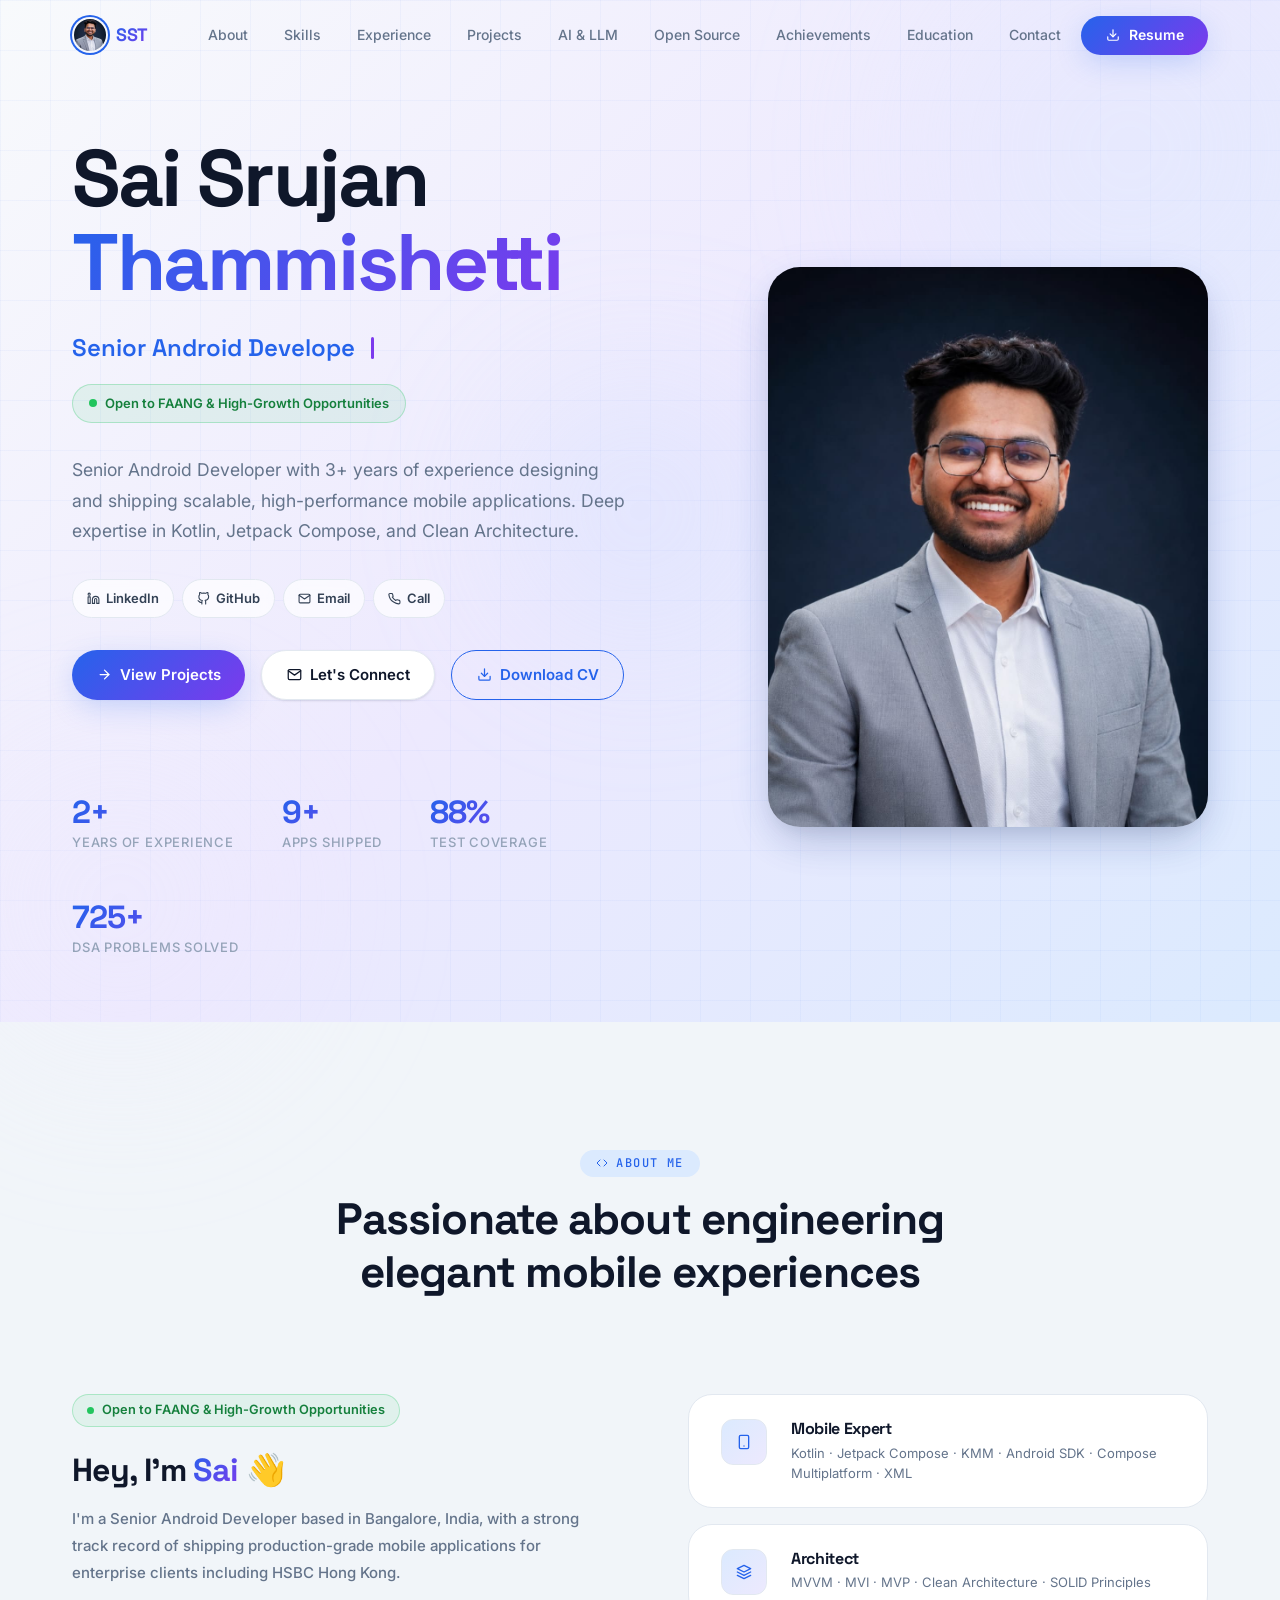
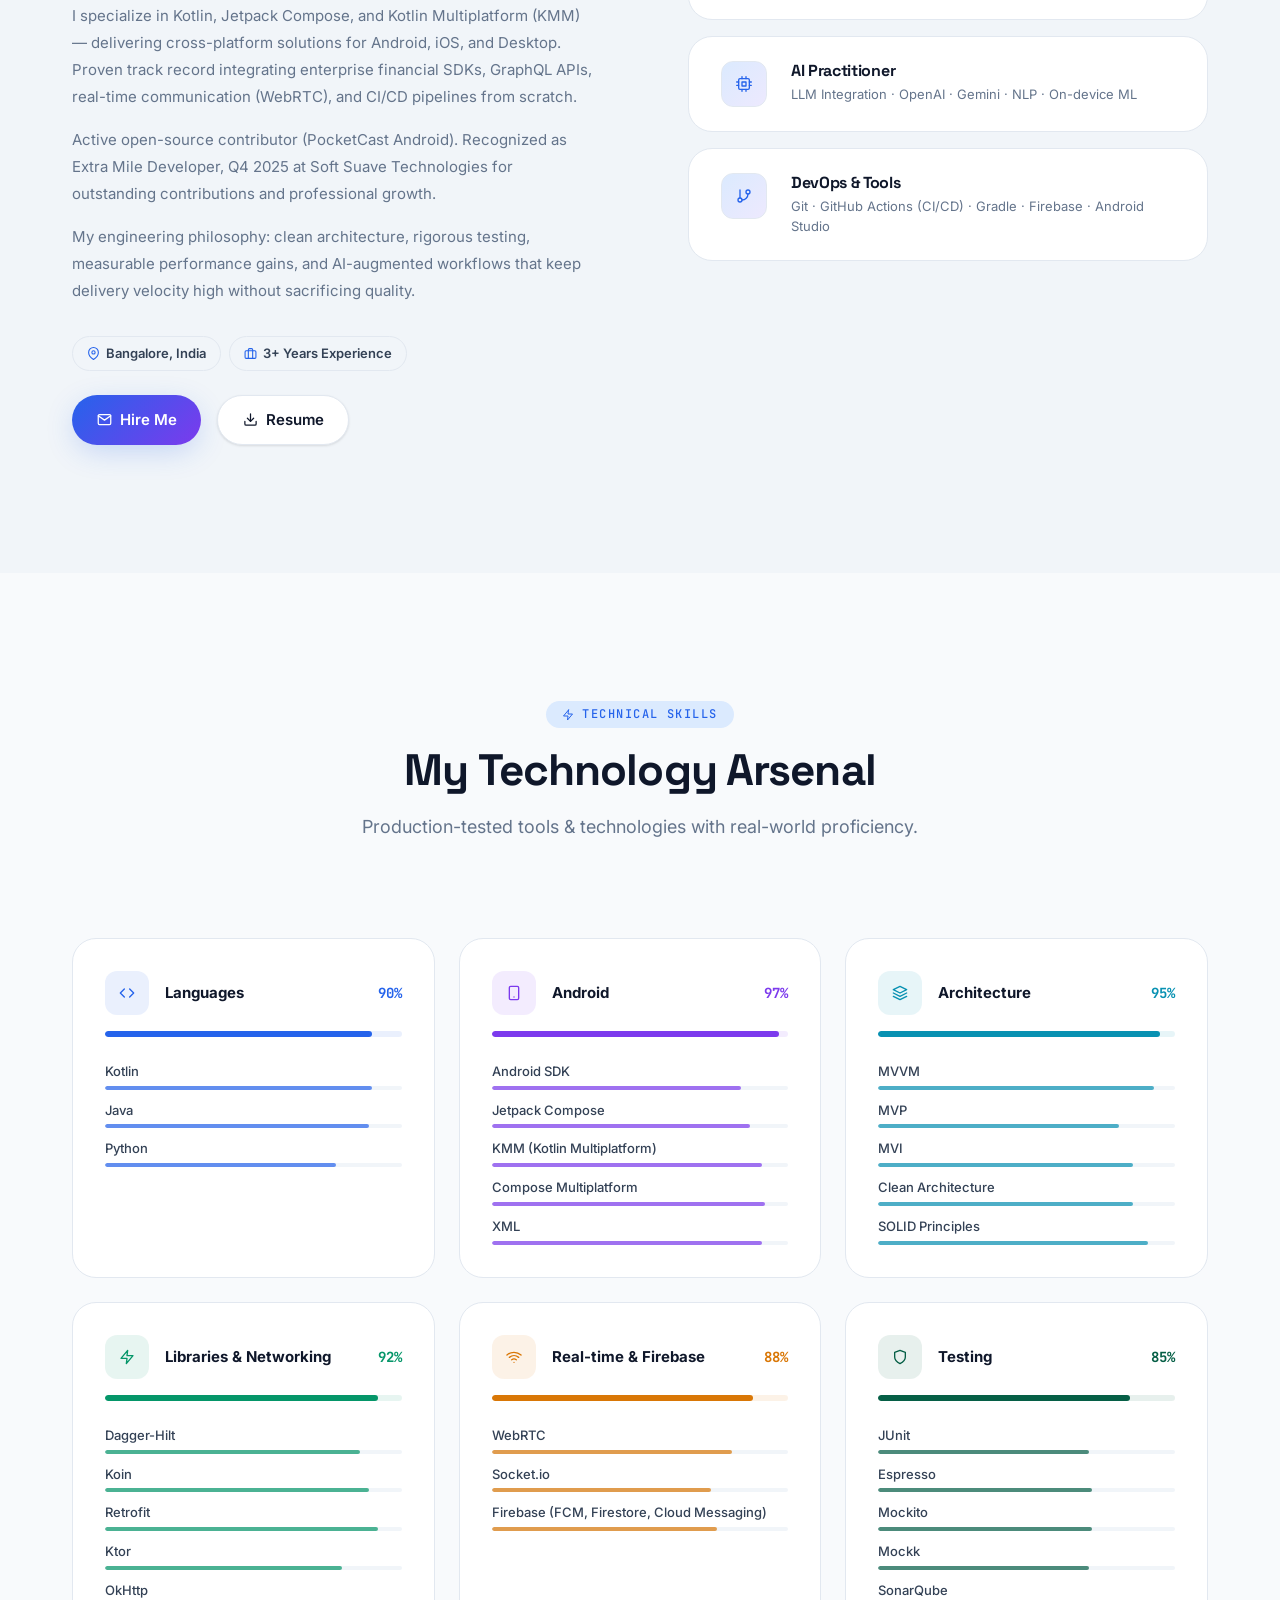
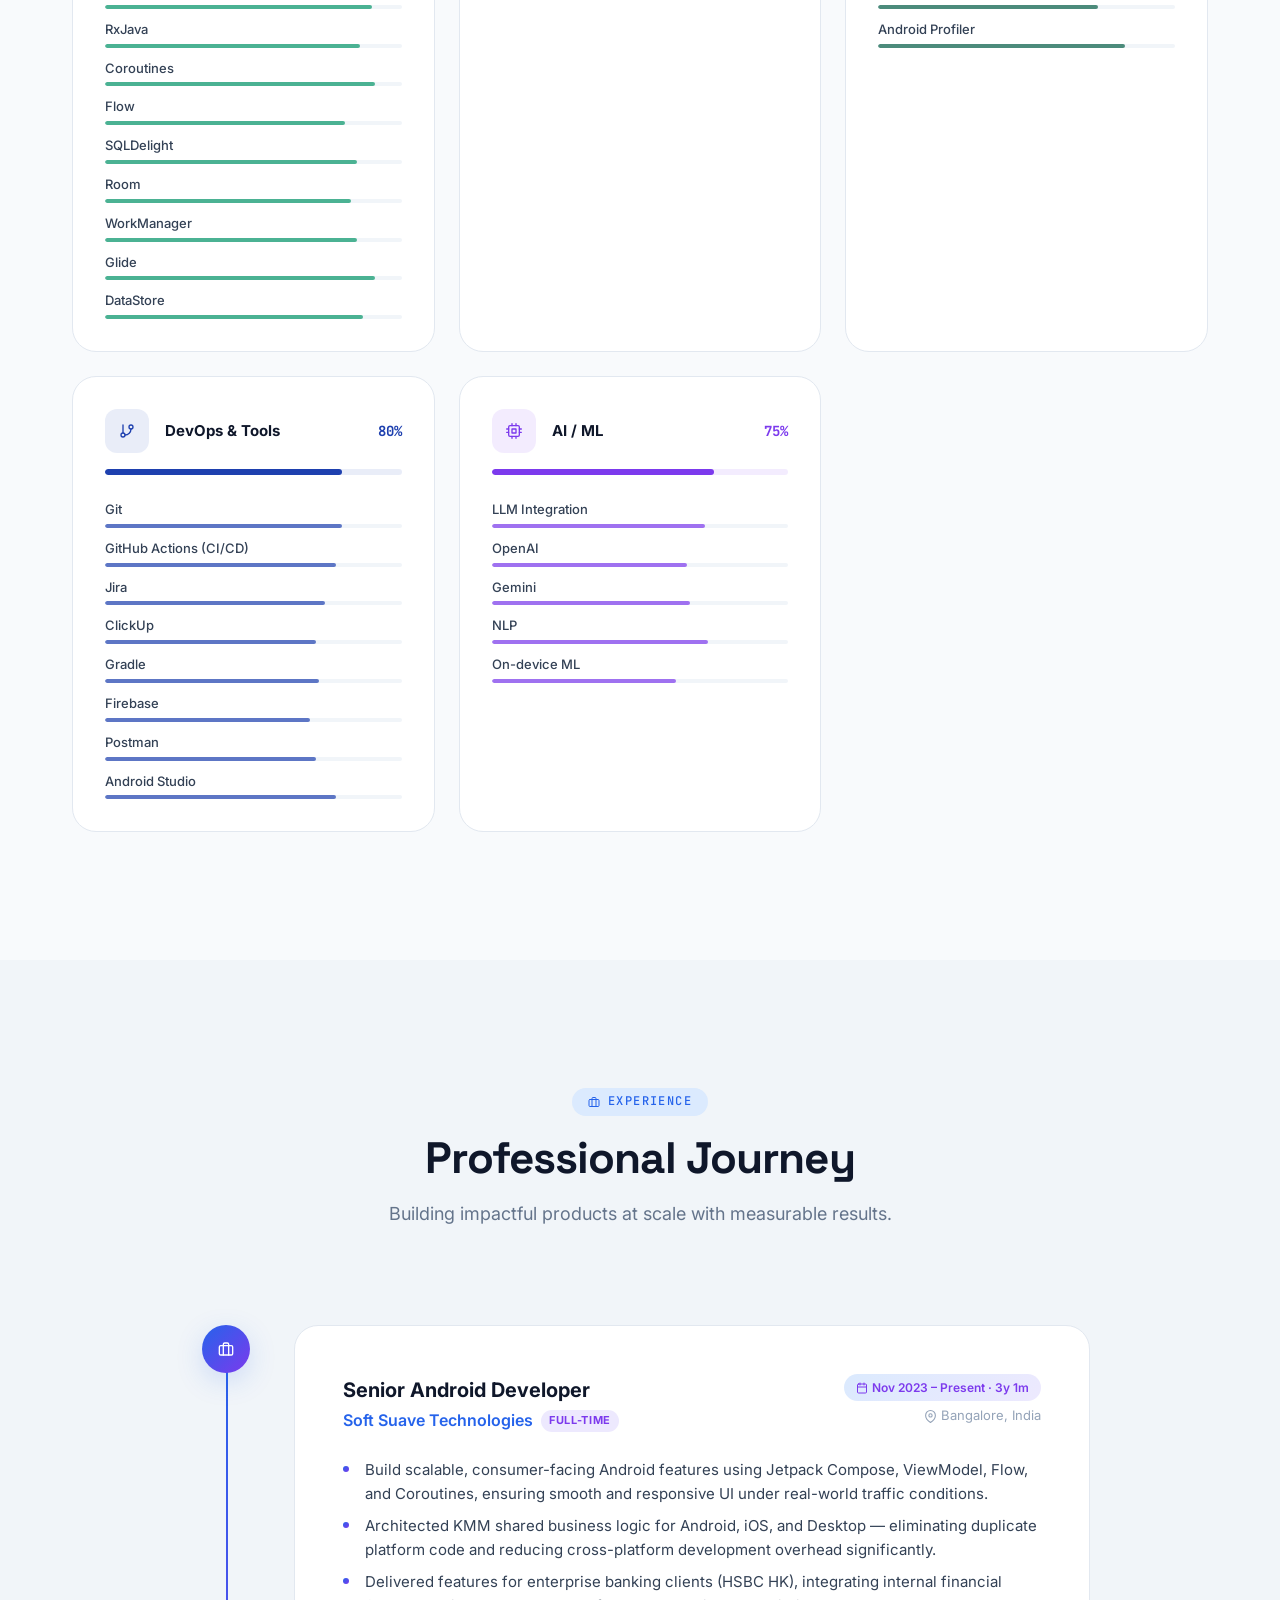
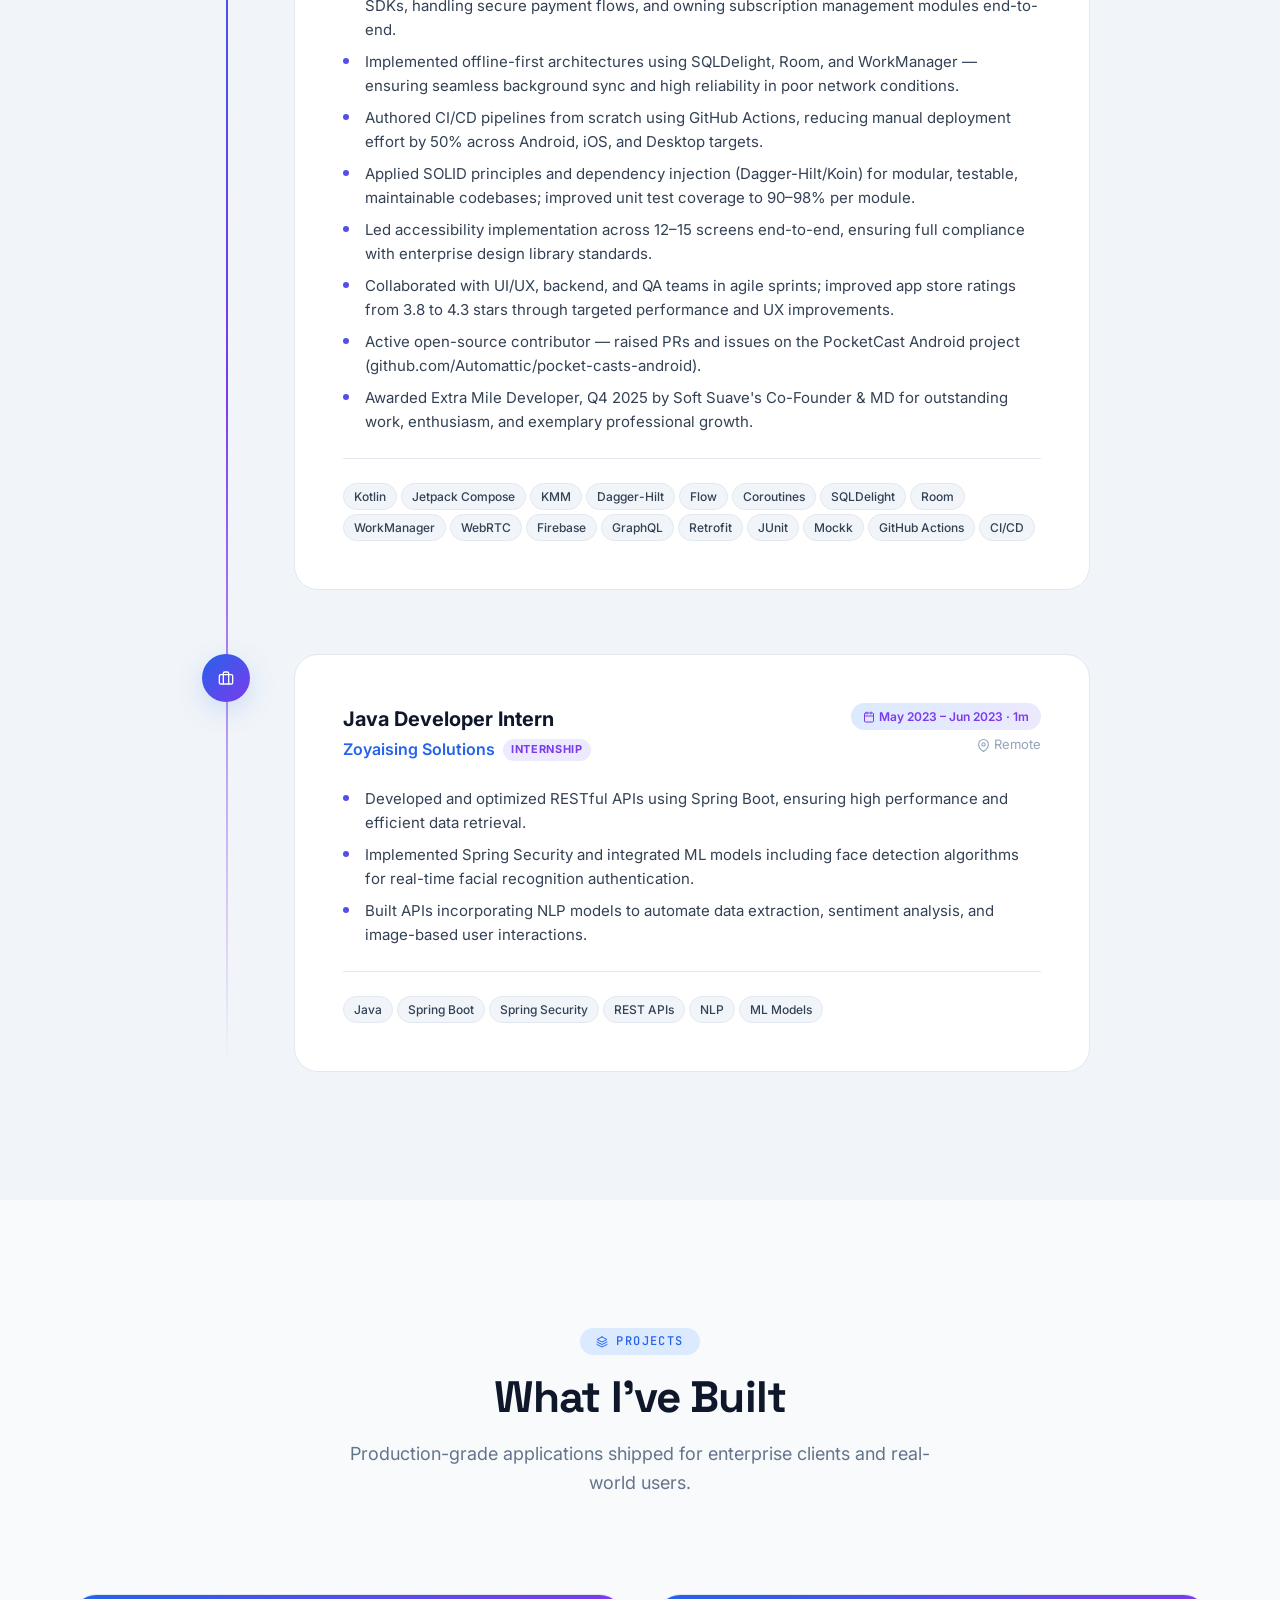
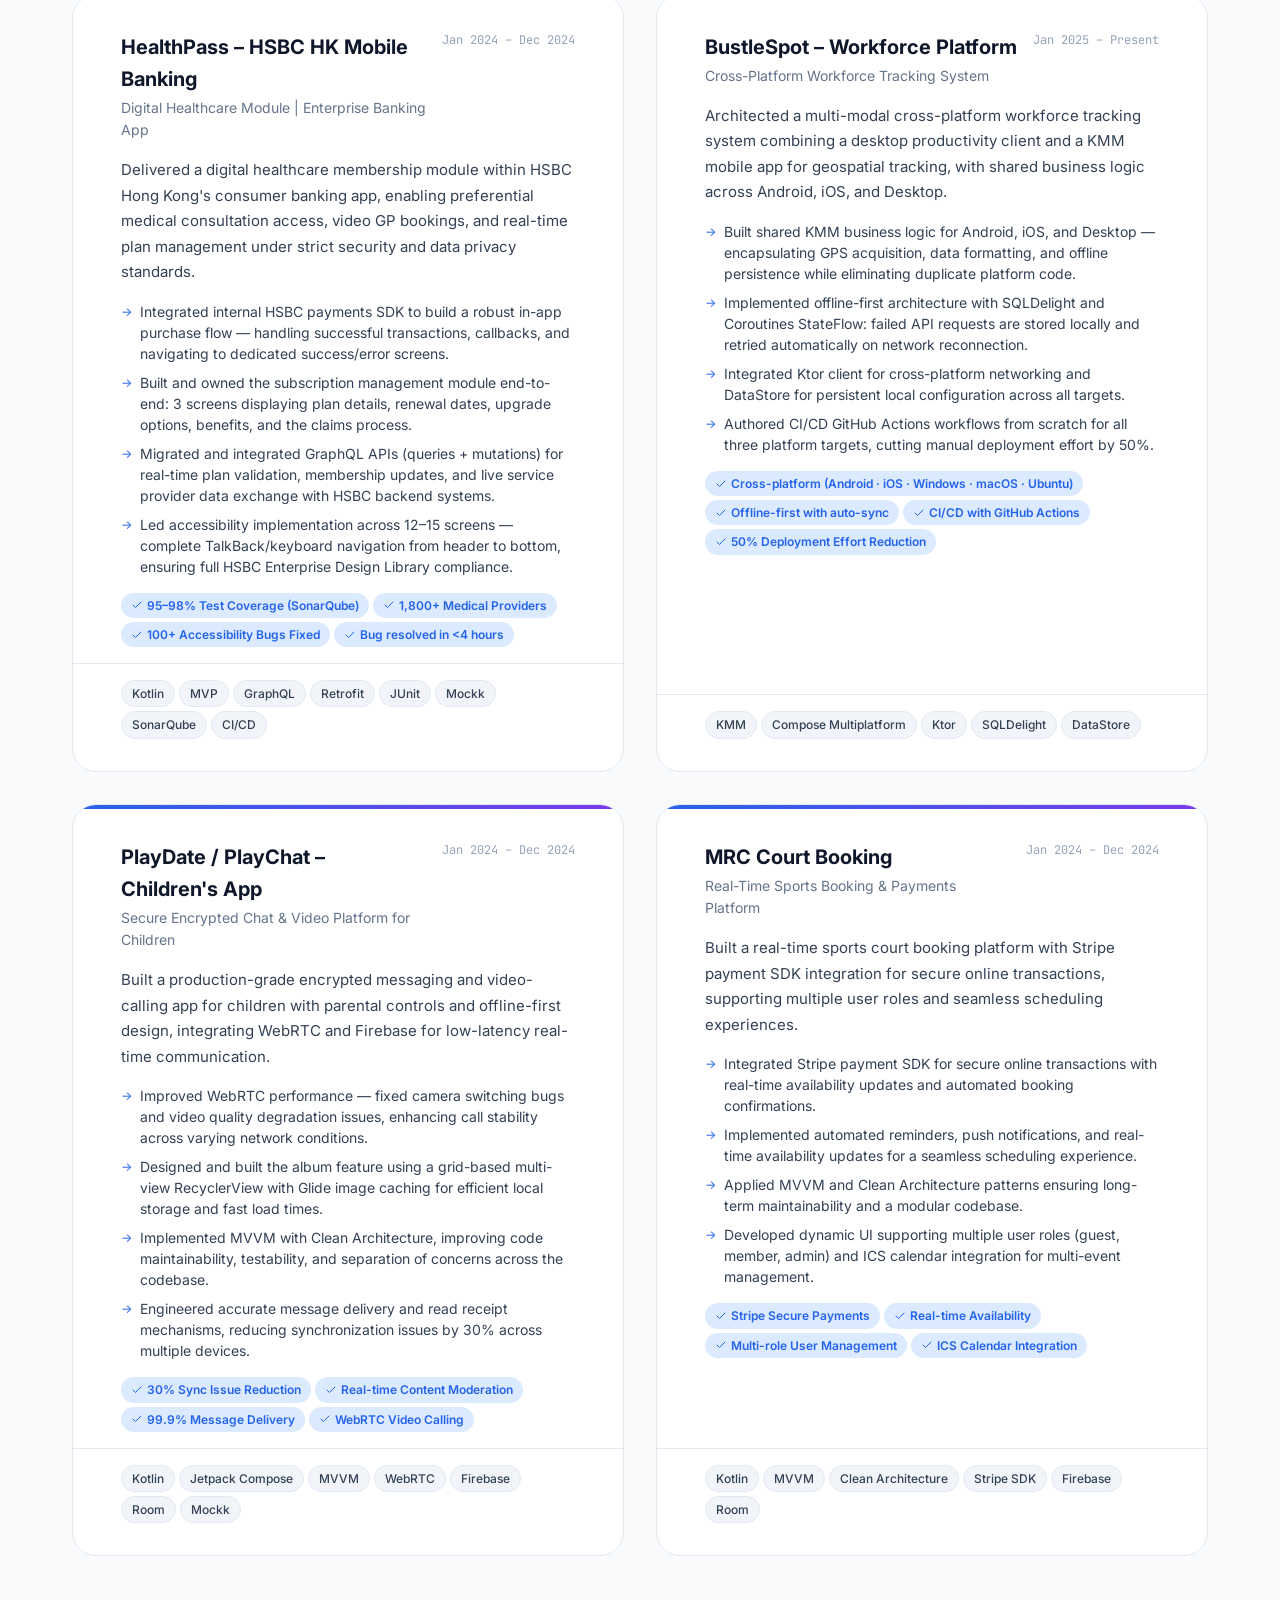
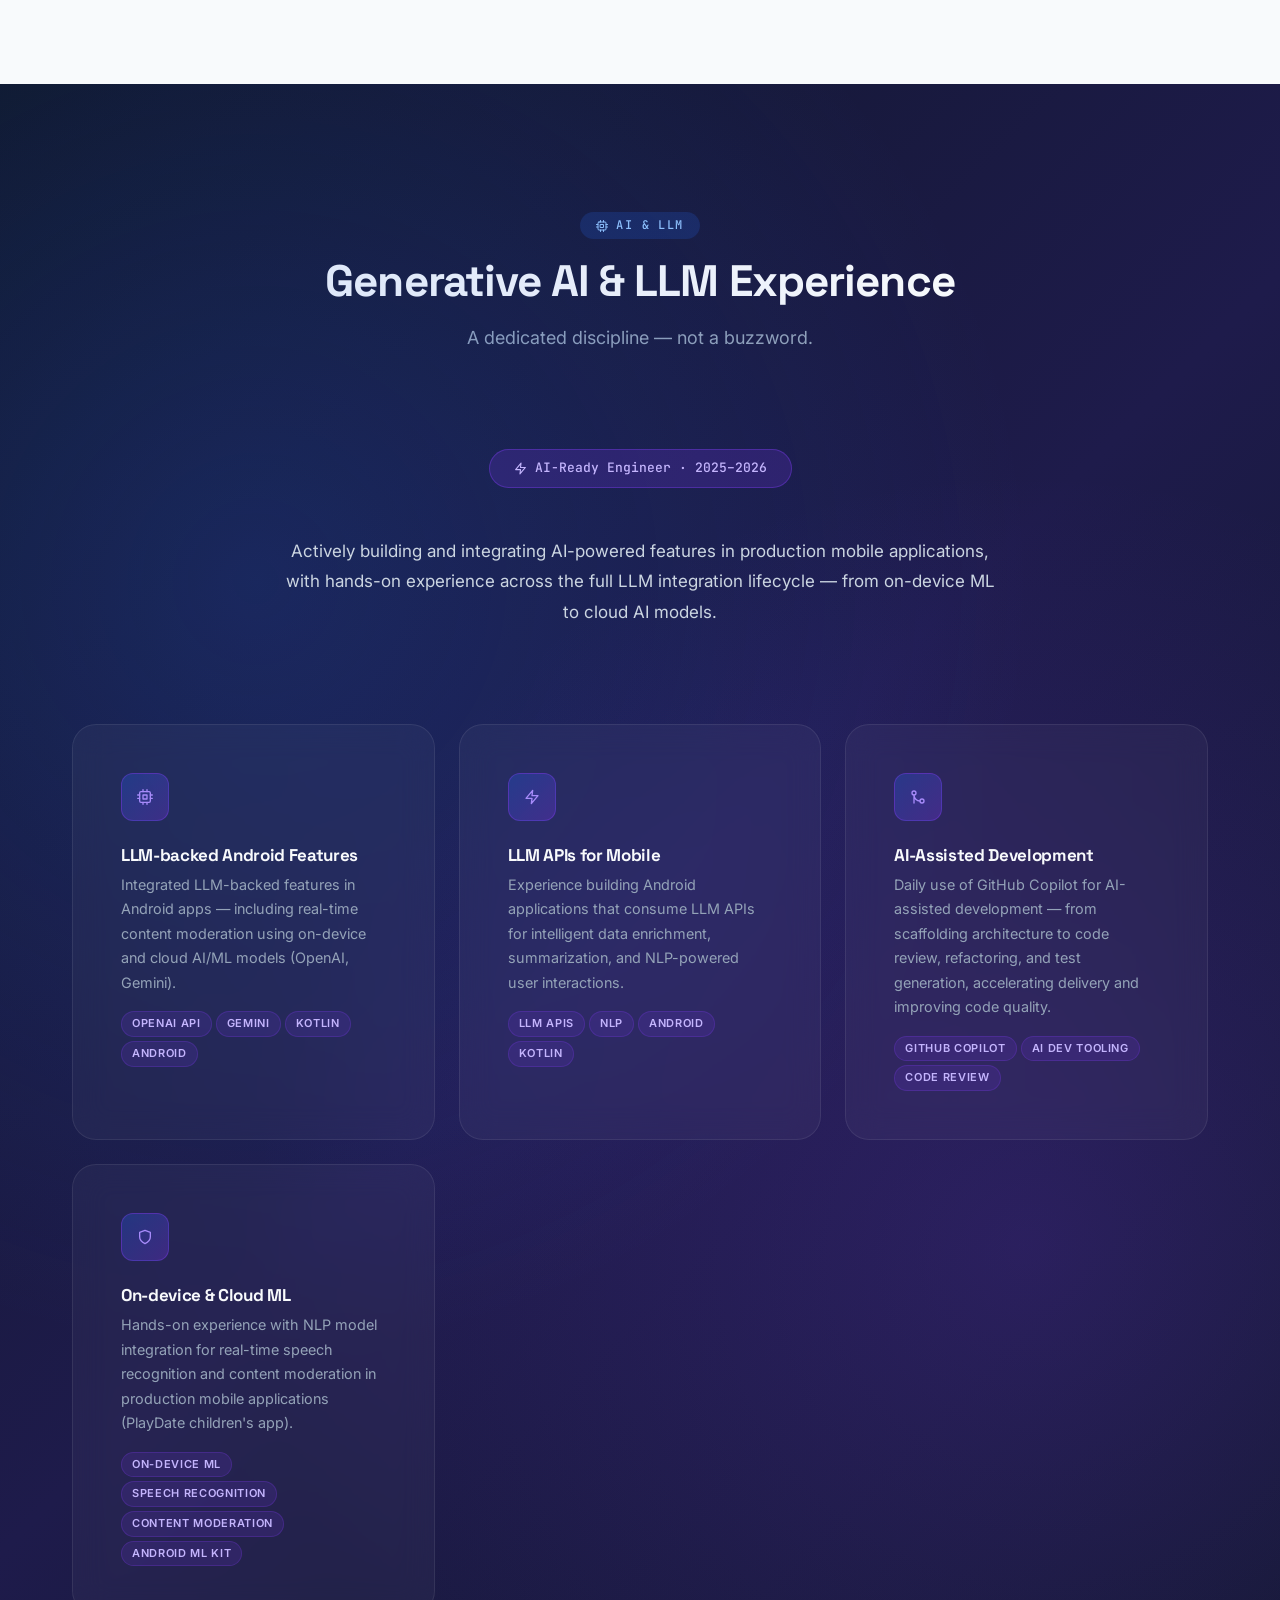
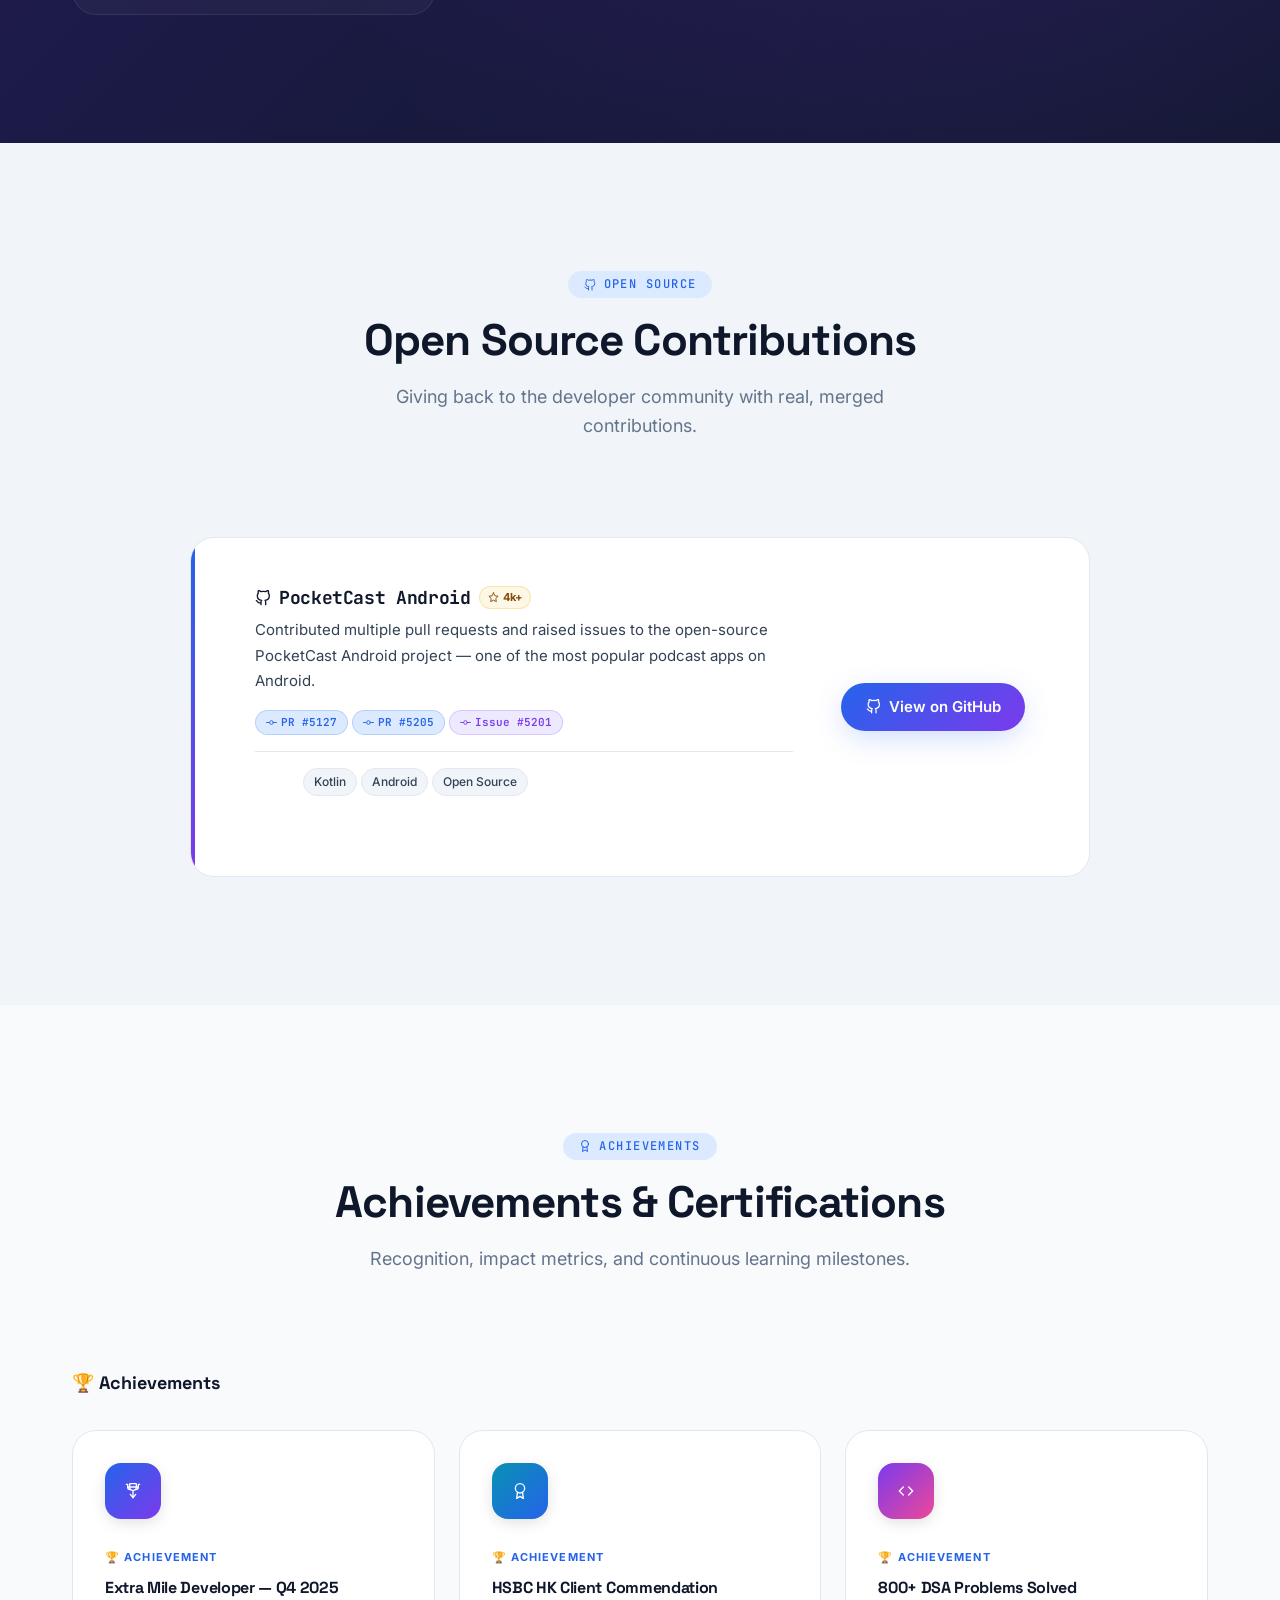
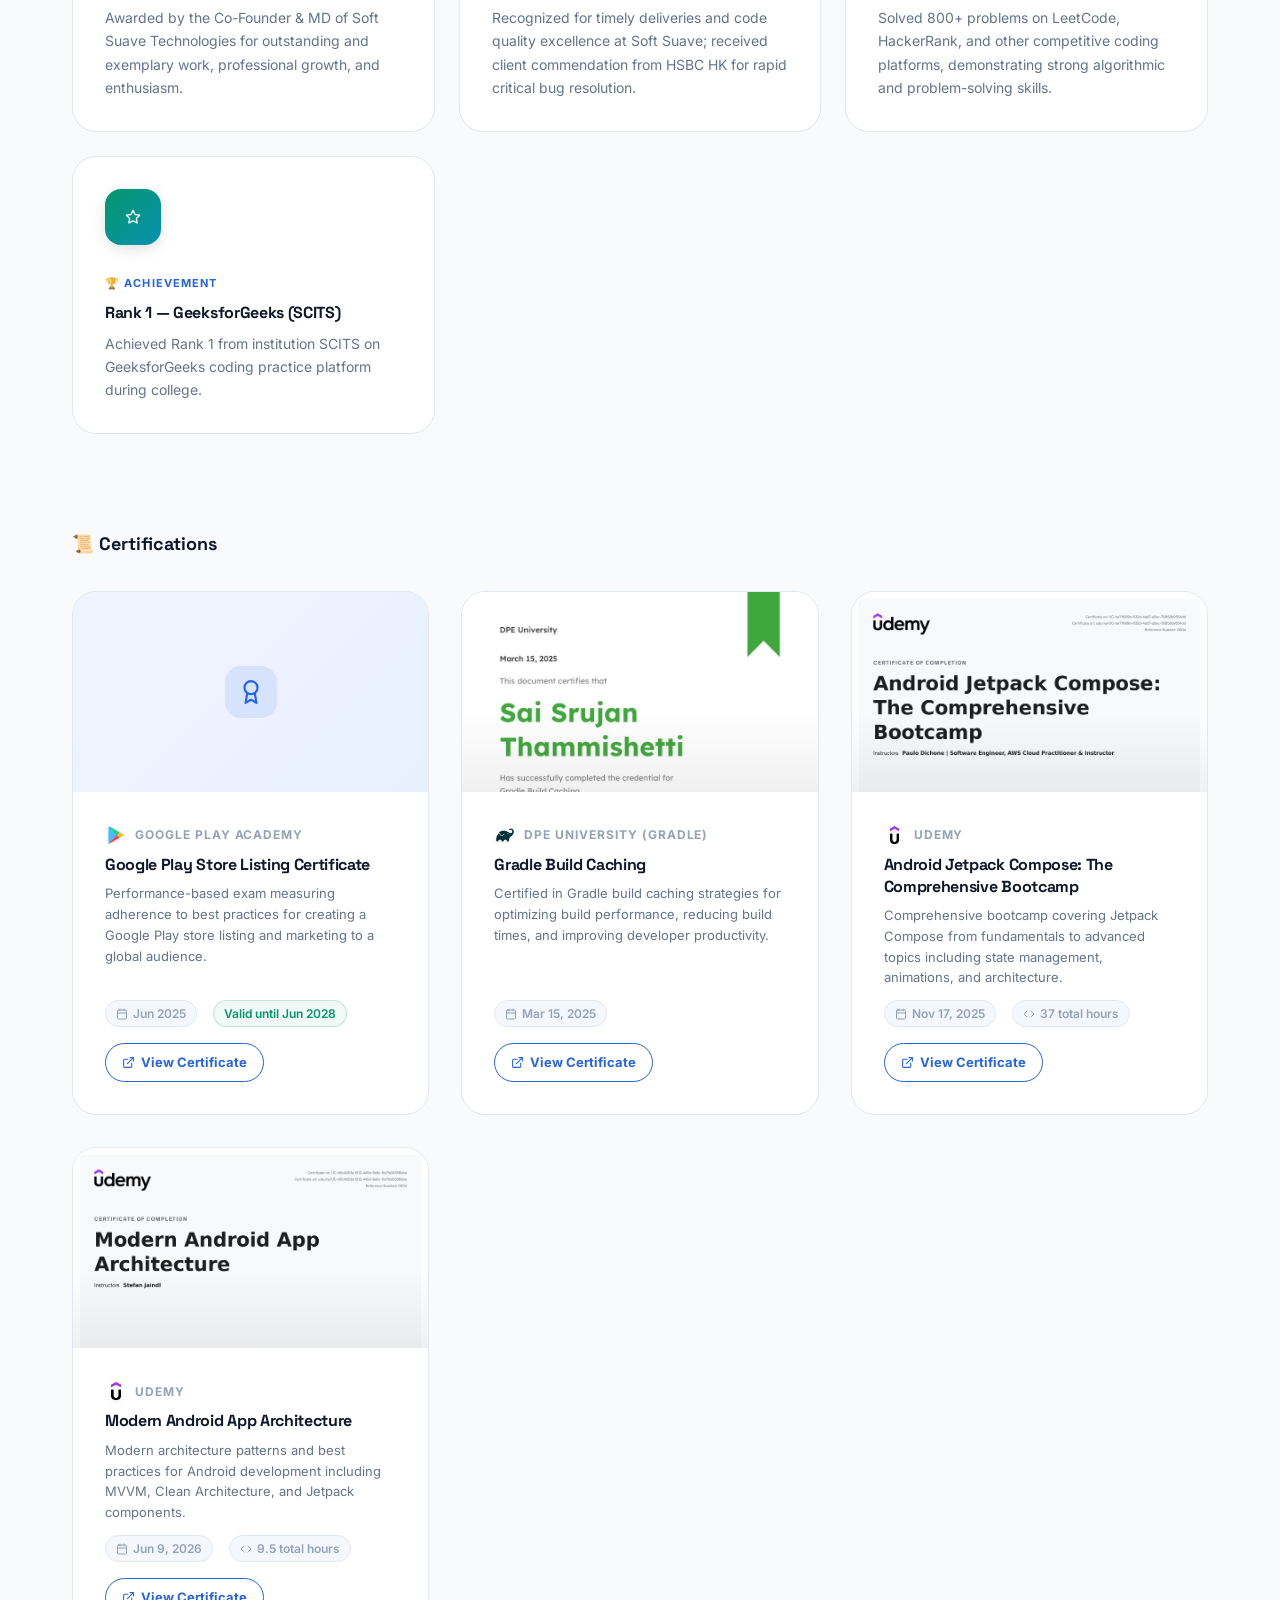
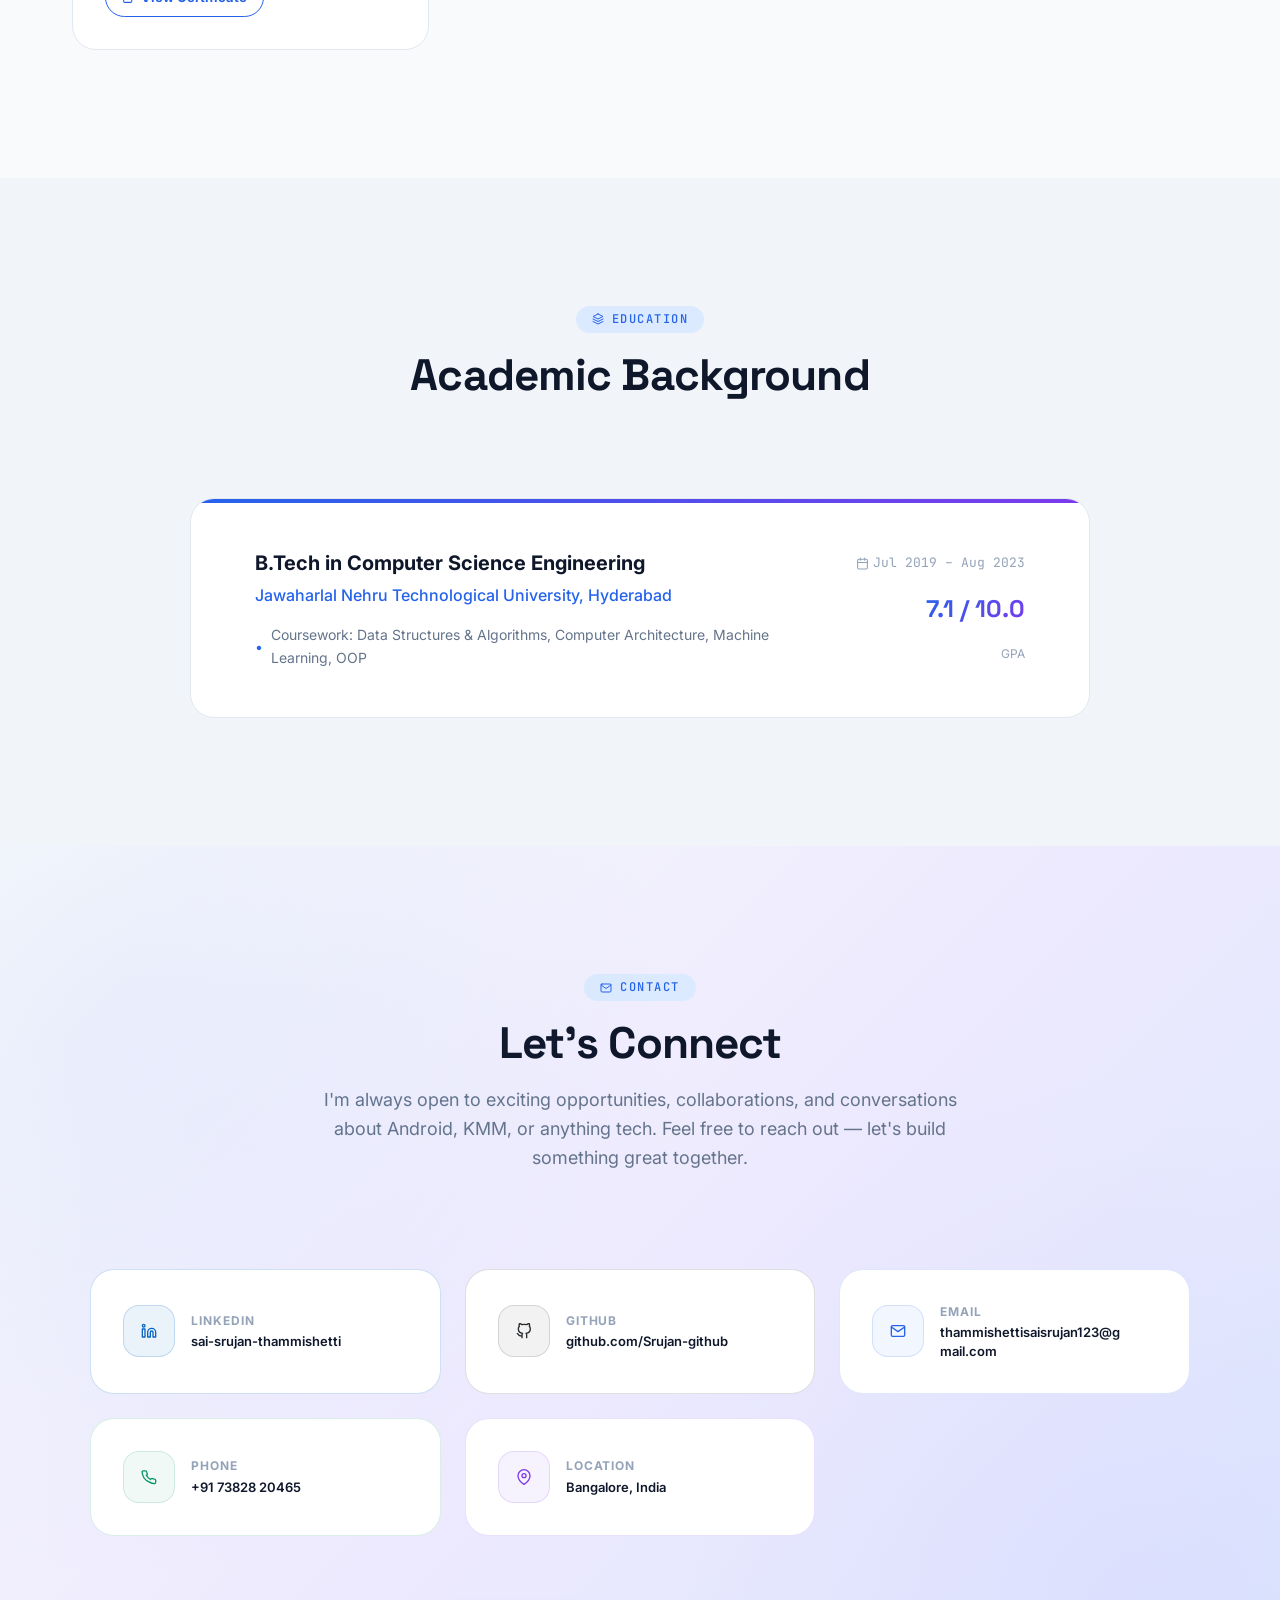
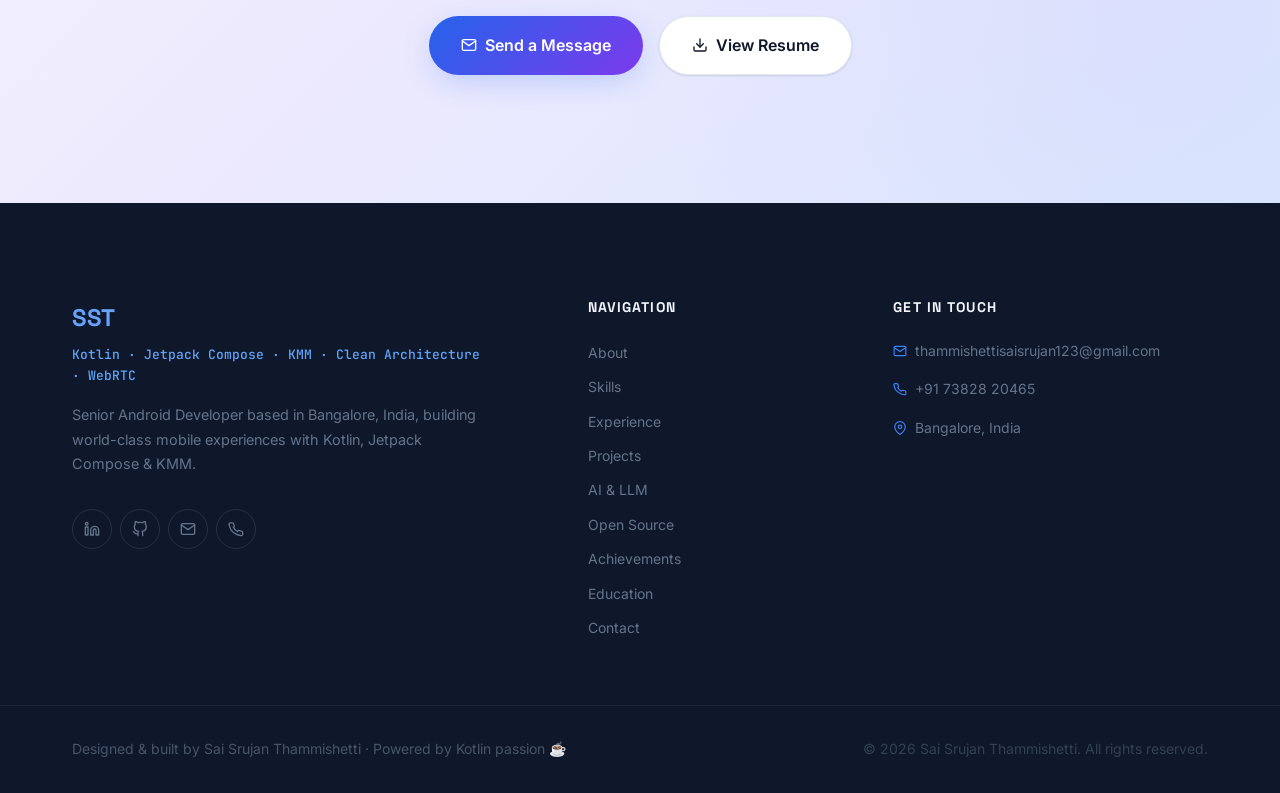
<file: index.html>
<!DOCTYPE html>
<html lang="en">
<head>
  <meta charset="UTF-8" />
  <meta name="viewport" content="width=device-width, initial-scale=1.0" />

  <!-- SEO -->
  <title>Sai Srujan Thammishetti — Senior Android Developer | Kotlin · Compose · KMM · AI</title>
  <meta name="description" content="Senior Android Developer with 3+ years experience building scalable mobile apps with Kotlin, Jetpack Compose, KMM, and AI/LLM integrations. Open to FAANG opportunities." />
  <meta name="keywords" content="Android Developer, Kotlin, Jetpack Compose, KMM, Kotlin Multiplatform, MVVM, Senior Android Engineer, Generative AI, LLM, FAANG" />
  <meta name="author" content="Sai Srujan Thammishetti" />
  <meta name="robots" content="index, follow" />

  <!-- Open Graph / Social -->
  <meta property="og:type" content="website" />
  <meta property="og:title" content="Sai Srujan Thammishetti — Senior Android Developer" />
  <meta property="og:description" content="Engineering scalable Android experiences powered by modern architecture and AI. Kotlin · Jetpack Compose · KMM · Generative AI." />
  <meta property="og:url" content="https://saisrujan.dev" />

  <!-- Twitter Card -->
  <meta name="twitter:card" content="summary_large_image" />
  <meta name="twitter:title" content="Sai Srujan Thammishetti — Senior Android Developer" />
  <meta name="twitter:description" content="Engineering scalable Android experiences. Kotlin · Jetpack Compose · KMM · AI." />

  <!-- Favicon (inline SVG) -->
  <link rel="icon" type="image/svg+xml" href="data:image/svg+xml,<svg xmlns='http://www.w3.org/2000/svg' viewBox='0 0 32 32'><rect width='32' height='32' rx='8' fill='%232563EB'/><text x='50%25' y='50%25' dominant-baseline='central' text-anchor='middle' font-family='system-ui' font-size='16' font-weight='700' fill='white'>SS</text></svg>" />

  <!-- Preconnect for Google Fonts -->
  <link rel="preconnect" href="https://fonts.googleapis.com" />
  <link rel="preconnect" href="https://fonts.gstatic.com" crossorigin />

  <!-- External CSS only -->
  <link rel="stylesheet" href="styles.css" />
</head>
<body>

  <!-- ── NAVIGATION ─────────────────────────────────────── -->
  <header id="nav" class="nav" role="banner"></header>

  <!-- ── HERO ───────────────────────────────────────────── -->
  <section id="hero" class="hero" aria-label="Introduction"></section>

  <!-- ── ABOUT ──────────────────────────────────────────── -->
  <section id="about" class="section section-alt" aria-label="About"></section>

  <!-- ── SKILLS ─────────────────────────────────────────── -->
  <section id="skills" class="section" aria-label="Technical Skills"></section>

  <!-- ── EXPERIENCE ─────────────────────────────────────── -->
  <section id="experience" class="section section-alt" aria-label="Professional Experience"></section>

  <!-- ── PROJECTS ───────────────────────────────────────── -->
  <section id="projects" class="section" aria-label="Projects"></section>

  <!-- ── AI / LLM ───────────────────────────────────────── -->
  <section id="ai" class="section ai-section" aria-label="AI and LLM Experience"></section>

  <!-- ── OPEN SOURCE ────────────────────────────────────── -->
  <section id="opensource" class="section section-alt" aria-label="Open Source Contributions"></section>

  <!-- ── ACHIEVEMENTS ───────────────────────────────────── -->
  <section id="achievements" class="section" aria-label="Achievements and Certifications"></section>

  <!-- ── EDUCATION ──────────────────────────────────────── -->
  <section id="education" class="section section-alt" aria-label="Education"></section>

  <!-- ── CONTACT ────────────────────────────────────────── -->
  <section id="contact" class="section contact-section" aria-label="Contact"></section>

  <!-- ── FOOTER ─────────────────────────────────────────── -->
  <footer id="footer" class="footer" role="contentinfo"></footer>

  <!--
    ============================================================
    CONTENT FILE — loads first, then app.js reads it.
    To update any website content, ONLY edit content.js.
    ============================================================
  -->
  <script src="content.js"></script>
  <script src="app.js"></script>
</body>
</html>
</file>
<file: styles.css>
/* ============================================================
   PORTFOLIO — styles.css
   Modern · Premium · Futuristic · Light Professional Theme
   ============================================================ */

/* ── GOOGLE FONTS ────────────────────────────────────────── */
@import url('https://fonts.googleapis.com/css2?family=Inter:wght@300;400;500;600;700;800;900&family=Space+Grotesk:wght@400;500;600;700&family=JetBrains+Mono:wght@400;500&display=swap');

/* ── DESIGN TOKENS ───────────────────────────────────────── */
:root {
  /* Color Palette */
  --clr-bg:          #F8FAFC;
  --clr-bg-alt:      #F1F5F9;
  --clr-surface:     #FFFFFF;
  --clr-border:      #E2E8F0;
  --clr-border-soft: #CBD5E1;
  --clr-text:        #0F172A;
  --clr-text-2:      #334155;
  --clr-text-3:      #64748B;
  --clr-text-muted:  #94A3B8;
  --clr-blue:        #2563EB;
  --clr-blue-light:  #3B82F6;
  --clr-blue-pale:   #DBEAFE;
  --clr-purple:      #7C3AED;
  --clr-purple-light:#8B5CF6;
  --clr-purple-pale: #EDE9FE;
  --clr-gradient:    linear-gradient(135deg, #2563EB 0%, #7C3AED 100%);
  --clr-gradient-soft: linear-gradient(135deg, #DBEAFE 0%, #EDE9FE 100%);
  --clr-gradient-hero: linear-gradient(135deg, #F8FAFC 0%, #EDE9FE 50%, #DBEAFE 100%);

  /* Typography */
  --font-sans:  'Inter', -apple-system, BlinkMacSystemFont, sans-serif;
  --font-head:  'Space Grotesk', 'Inter', sans-serif;
  --font-mono:  'JetBrains Mono', 'Fira Code', monospace;

  /* Spacing */
  --space-xs:   0.25rem;
  --space-sm:   0.5rem;
  --space-md:   1rem;
  --space-lg:   1.5rem;
  --space-xl:   2rem;
  --space-2xl:  3rem;
  --space-3xl:  4rem;
  --space-4xl:  6rem;
  --space-5xl:  8rem;

  /* Border radius */
  --radius-sm:  0.375rem;
  --radius-md:  0.75rem;
  --radius-lg:  1rem;
  --radius-xl:  1.5rem;
  --radius-2xl: 2rem;
  --radius-full: 9999px;

  /* Shadows */
  --shadow-xs:  0 1px 2px rgba(0,0,0,0.04);
  --shadow-sm:  0 1px 3px rgba(0,0,0,0.08), 0 1px 2px rgba(0,0,0,0.04);
  --shadow-md:  0 4px 6px -1px rgba(0,0,0,0.08), 0 2px 4px -1px rgba(0,0,0,0.04);
  --shadow-lg:  0 10px 25px -3px rgba(0,0,0,0.08), 0 4px 10px -2px rgba(0,0,0,0.04);
  --shadow-xl:  0 20px 40px -8px rgba(0,0,0,0.12), 0 8px 16px -4px rgba(0,0,0,0.06);
  --shadow-blue: 0 8px 30px -4px rgba(37,99,235,0.25);
  --shadow-purple: 0 8px 30px -4px rgba(124,58,237,0.2);

  /* Transitions */
  --ease-out:   cubic-bezier(0.25, 0.46, 0.45, 0.94);
  --ease-spring: cubic-bezier(0.34, 1.56, 0.64, 1);
  --dur-fast:   150ms;
  --dur-med:    300ms;
  --dur-slow:   500ms;

  /* Layout */
  --max-width: 1200px;
  --nav-height: 72px;
}

/* ── RESET & BASE ────────────────────────────────────────── */
*, *::before, *::after {
  box-sizing: border-box;
  margin: 0;
  padding: 0;
}



body {
  font-family: var(--font-sans);
  font-size: 1rem;
  line-height: 1.6;
  color: var(--clr-text);
  background-color: var(--clr-bg);
  -webkit-font-smoothing: antialiased;
  -moz-osx-font-smoothing: grayscale;
  overflow-x: clip;
  overscroll-behavior-x: none;
}

html {
  scroll-behavior: smooth;
  scroll-padding-top: calc(var(--nav-height) + 1.5rem);
  -webkit-text-size-adjust: 100%;
}

img { max-width: 100%; height: auto; }
a { color: inherit; text-decoration: none; }
ul { list-style: none; }
button { cursor: pointer; border: none; background: none; font-family: inherit; }

/* ── TYPOGRAPHY ──────────────────────────────────────────── */
h1, h2, h3, h4, h5, h6 {
  font-family: var(--font-head);
  font-weight: 700;
  line-height: 1.2;
  letter-spacing: -0.02em;
  color: var(--clr-text);
}

h1 { font-size: clamp(2.5rem, 6vw, 4.5rem); }
h2 { font-size: clamp(1.75rem, 4vw, 2.75rem); }
h3 { font-size: clamp(1.25rem, 3vw, 1.75rem); }
h4 { font-size: 1.125rem; }

p { color: var(--clr-text-2); }

.mono { font-family: var(--font-mono); }

/* ── LAYOUT UTILITIES ────────────────────────────────────── */
.container {
  width: 100%;
  max-width: var(--max-width);
  margin: 0 auto;
  padding: 0 var(--space-xl);
}

.section {
  padding: var(--space-5xl) 0;
}

.section-alt {
  background-color: var(--clr-bg-alt);
}

.section-header {
  text-align: center;
  margin-bottom: var(--space-4xl);
}

.section-label {
  display: inline-flex;
  align-items: center;
  gap: var(--space-sm);
  font-family: var(--font-mono);
  font-size: 0.75rem;
  font-weight: 500;
  letter-spacing: 0.12em;
  text-transform: uppercase;
  color: var(--clr-blue);
  background: var(--clr-blue-pale);
  padding: var(--space-xs) var(--space-md);
  border-radius: var(--radius-full);
  margin-bottom: var(--space-md);
}

.section-title {
  color: var(--clr-text);
  margin-bottom: var(--space-md);
}

.section-subtitle {
  font-size: 1.125rem;
  color: var(--clr-text-3);
  max-width: 600px;
  margin: 0 auto;
}

/* ── NAV ─────────────────────────────────────────────────── */
.nav {
  position: fixed;
  top: 0;
  left: 0;
  right: 0;
  z-index: 1000;
  height: var(--nav-height);
  display: flex;
  align-items: center;
  transition: background var(--dur-med) var(--ease-out),
              border-color var(--dur-med) var(--ease-out),
              box-shadow var(--dur-med) var(--ease-out);
  border-bottom: 1px solid transparent;
}

.nav.scrolled {
  background: rgba(248, 250, 252, 0.92);
  backdrop-filter: blur(20px) saturate(180%);
  -webkit-backdrop-filter: blur(20px) saturate(180%);
  border-bottom-color: var(--clr-border);
  box-shadow: var(--shadow-sm);
}

.nav__inner {
  display: flex;
  align-items: center;
  justify-content: space-between;
  width: 100%;
  max-width: var(--max-width);
  margin: 0 auto;
  padding: 0 var(--space-xl);
}

.nav__logo {
  display: flex;
  align-items: center;
  gap: var(--space-sm);
  text-decoration: none;
}

.nav__profile-pic {
  width: 36px;
  height: 36px;
  border-radius: var(--radius-full);
  object-fit: cover;
  border: 2px solid transparent;
  background: var(--clr-gradient);
  background-clip: padding-box;
  box-shadow: 0 0 0 2px var(--clr-blue);
  flex-shrink: 0;
}

.nav__logo-text {
  font-family: var(--font-head);
  font-size: 1.125rem;
  font-weight: 700;
  letter-spacing: -0.02em;
  background: var(--clr-gradient);
  -webkit-background-clip: text;
  -webkit-text-fill-color: transparent;
  background-clip: text;
}

.nav__links {
  display: flex;
  align-items: center;
  gap: var(--space-xs);
}

.nav__link {
  display: inline-block;
  padding: var(--space-xs) var(--space-md);
  font-size: 0.875rem;
  font-weight: 500;
  color: var(--clr-text-3);
  border-radius: var(--radius-md);
  transition: color var(--dur-fast), background var(--dur-fast);
}

.nav__link:hover,
.nav__link.active {
  color: var(--clr-blue);
  background: var(--clr-blue-pale);
}

.nav__cta {
  display: inline-flex;
  align-items: center;
  gap: var(--space-sm);
  padding: var(--space-sm) var(--space-lg);
  background: var(--clr-gradient);
  color: #fff !important;
  border-radius: var(--radius-full);
  font-size: 0.875rem;
  font-weight: 600;
  box-shadow: var(--shadow-blue);
  transition: transform var(--dur-fast), box-shadow var(--dur-fast);
}

.nav__cta:hover {
  transform: translateY(-1px);
  box-shadow: 0 12px 35px -4px rgba(37,99,235,0.35);
  background: var(--clr-gradient) !important;
}

/* Hamburger (mobile) */
.nav__hamburger {
  display: none;
  flex-direction: column;
  gap: 5px;
  padding: var(--space-sm);
  cursor: pointer;
  background: transparent;
  border: none;
  border-radius: var(--radius-md);
  transition: background var(--dur-fast);
}

.nav__hamburger:hover {
  background: var(--clr-bg-alt);
}

.nav__hamburger span {
  display: block;
  width: 22px;
  height: 2px;
  background: var(--clr-text);
  border-radius: var(--radius-full);
  transition: transform var(--dur-med), opacity var(--dur-med);
}

.nav__hamburger.open span:nth-child(1) { transform: translateY(7px) rotate(45deg); }
.nav__hamburger.open span:nth-child(2) { opacity: 0; }
.nav__hamburger.open span:nth-child(3) { transform: translateY(-7px) rotate(-45deg); }

/* Mobile menu */
.nav__mobile {
  display: none;
  position: fixed;
  top: var(--nav-height);
  left: 0;
  right: 0;
  background: rgba(248,250,252,0.98);
  backdrop-filter: blur(20px);
  -webkit-backdrop-filter: blur(20px);
  border-bottom: 1px solid var(--clr-border);
  padding: var(--space-lg) var(--space-xl);
  flex-direction: column;
  gap: var(--space-xs);
  z-index: 1001;
  pointer-events: none;
  transform: translateY(-8px);
  opacity: 0;
  visibility: hidden;
  transition: transform var(--dur-med) var(--ease-out),
              opacity var(--dur-med) var(--ease-out),
              visibility var(--dur-med);
}

.nav__mobile.open {
  transform: translateY(0);
  opacity: 1;
  visibility: visible;
  pointer-events: auto;
}

.nav__mobile .nav__link {
  display: block;
  padding: var(--space-md);
  font-size: 1rem;
  border-radius: var(--radius-md);
  transition: color var(--dur-fast), background var(--dur-fast), transform var(--dur-fast);
}

.nav__mobile .nav__link:hover {
  color: var(--clr-blue);
  background: var(--clr-blue-pale);
  transform: translateX(4px);
}

.nav__mobile .nav__link:active {
  background: rgba(37,99,235,0.15);
}

/* ── HERO ─────────────────────────────────────────────────── */
.hero {
  min-height: 100vh;
  display: flex;
  align-items: center;
  position: relative;
  overflow-x: clip;
  background: var(--clr-gradient-hero);
  padding-top: var(--nav-height);
}

.hero__bg {
  position: absolute;
  inset: 0;
  z-index: 0;
  pointer-events: none;
}

/* Mesh gradient orbs */
.hero__orb {
  position: absolute;
  border-radius: var(--radius-full);
  filter: blur(80px);
  opacity: 0.35;
}

.hero__orb--1 {
  width: 500px;
  height: 500px;
  background: radial-gradient(circle, #DBEAFE, transparent);
  top: -100px;
  right: -100px;
  animation: float 8s ease-in-out infinite;
}

.hero__orb--2 {
  width: 400px;
  height: 400px;
  background: radial-gradient(circle, #EDE9FE, transparent);
  bottom: -80px;
  left: -80px;
  animation: float 10s ease-in-out infinite reverse;
}

.hero__orb--3 {
  width: 300px;
  height: 300px;
  background: radial-gradient(circle, #BFDBFE, transparent);
  top: 50%;
  left: 50%;
  transform: translate(-50%, -50%);
  animation: float 12s ease-in-out infinite;
}

/* Grid pattern */
.hero__grid {
  position: absolute;
  inset: 0;
  background-image:
    linear-gradient(rgba(37,99,235,0.04) 1px, transparent 1px),
    linear-gradient(90deg, rgba(37,99,235,0.04) 1px, transparent 1px);
  background-size: 50px 50px;
}

/* ── HERO LAYOUT (two-column) ─────────────────────────────── */
.hero__layout {
  position: relative;
  z-index: 1;
  display: grid;
  grid-template-columns: 1fr auto;
  align-items: center;
  gap: var(--space-4xl);
  padding: var(--space-3xl) 0;
}

.hero__content {
  max-width: 680px;
}

/* ── HERO TEXT ────────────────────────────────────────────── */
.hero__name {
  font-size: clamp(2.75rem, 7vw, 5rem);
  font-weight: 800;
  letter-spacing: -0.03em;
  line-height: 1.05;
  margin-bottom: var(--space-lg);
}

.hero__name-gradient {
  background: var(--clr-gradient);
  -webkit-background-clip: text;
  -webkit-text-fill-color: transparent;
  background-clip: text;
}

.hero__title-wrap {
  display: flex;
  align-items: center;
  gap: var(--space-md);
  margin-bottom: var(--space-md);
  min-height: 2.5rem;
}

.hero__typing {
  font-family: var(--font-head);
  font-size: clamp(1.1rem, 2.5vw, 1.5rem);
  font-weight: 600;
  color: var(--clr-blue);
}

.hero__cursor {
  display: inline-block;
  width: 3px;
  height: 1.4em;
  background: var(--clr-purple);
  border-radius: 2px;
  animation: blink 1s step-end infinite;
  vertical-align: text-bottom;
}

/* Availability badge below title */
.hero__availability {
  display: inline-flex;
  align-items: center;
  gap: var(--space-sm);
  padding: var(--space-sm) var(--space-md);
  background: rgba(34,197,94,0.09);
  border: 1px solid rgba(34,197,94,0.28);
  border-radius: var(--radius-full);
  font-size: 0.8125rem;
  font-weight: 600;
  color: #15803D;
  margin-bottom: var(--space-xl);
}

.hero__badge-dot {
  width: 8px;
  height: 8px;
  border-radius: var(--radius-full);
  background: #22C55E;
  animation: pulse-dot 2s ease-in-out infinite;
  flex-shrink: 0;
}

.hero__subtitle {
  font-size: clamp(1rem, 2vw, 1.1rem);
  color: var(--clr-text-3);
  max-width: 560px;
  margin-bottom: var(--space-xl);
  line-height: 1.75;
}

/* Social links row in hero */
.hero__social {
  display: flex;
  gap: var(--space-sm);
  flex-wrap: wrap;
  margin-bottom: var(--space-xl);
}

.hero__actions {
  display: flex;
  flex-wrap: wrap;
  gap: var(--space-md);
  margin-bottom: var(--space-4xl);
}

.hero__stats {
  display: flex;
  gap: var(--space-2xl);
  flex-wrap: wrap;
}

.hero__stat {
  display: flex;
  flex-direction: column;
  gap: var(--space-xs);
}

.hero__stat-value {
  font-family: var(--font-head);
  font-size: 2rem;
  font-weight: 800;
  letter-spacing: -0.03em;
  background: var(--clr-gradient);
  -webkit-background-clip: text;
  -webkit-text-fill-color: transparent;
  background-clip: text;
  line-height: 1;
}

.hero__stat-label {
  font-size: 0.8125rem;
  color: var(--clr-text-muted);
  font-weight: 500;
  text-transform: uppercase;
  letter-spacing: 0.06em;
}

/* ── PROFILE PIC ─────────────────────────────────────────── */
.hero__pic-wrap {
  position: relative;
  flex-shrink: 0;
  align-self: center;
  display: flex;
  align-items: center;
  justify-content: center;
}

.hero__pic {
  width: 440px;
  height: 560px;
  border-radius: var(--radius-2xl);
  object-fit: cover;
  object-position: center top;
  position: relative;
  z-index: 2;
  display: block;
  box-shadow:
    var(--shadow-xl),
    0 12px 48px -8px rgba(37,99,235,0.18);
  animation: float-pic 7s ease-in-out infinite;
}

/* ── SOCIAL LINKS (hero row style) ───────────────────────── */
.social-link {
  display: inline-flex;
  align-items: center;
  gap: 6px;
  padding: 8px 14px;
  border-radius: var(--radius-full);
  border: 1.5px solid var(--clr-border);
  background: rgba(255,255,255,0.7);
  color: var(--clr-text-2);
  font-size: 0.8125rem;
  font-weight: 600;
  transition: all var(--dur-fast);
  backdrop-filter: blur(8px);
}

.social-link:hover {
  border-color: var(--clr-blue);
  color: var(--clr-blue);
  background: var(--clr-blue-pale);
  transform: translateY(-2px);
  box-shadow: var(--shadow-blue);
}

.social-link svg {
  width: 16px;
  height: 16px;
  flex-shrink: 0;
}

/* ── BUTTONS ─────────────────────────────────────────────── */
.btn {
  display: inline-flex;
  align-items: center;
  gap: var(--space-sm);
  padding: 0.75rem 1.5rem;
  border-radius: var(--radius-full);
  font-family: var(--font-sans);
  font-size: 0.9375rem;
  font-weight: 600;
  transition: all var(--dur-med) var(--ease-out);
  white-space: nowrap;
}

.btn-lg {
  padding: 1rem 2rem;
  font-size: 1rem;
}

.btn-primary {
  background: var(--clr-gradient);
  color: #fff;
  box-shadow: var(--shadow-blue);
}

.btn-primary:hover {
  transform: translateY(-2px);
  box-shadow: 0 14px 40px -4px rgba(37,99,235,0.35);
}

.btn-primary:active {
  transform: translateY(0);
}

.btn-secondary {
  background: var(--clr-surface);
  color: var(--clr-text);
  border: 1.5px solid var(--clr-border);
  box-shadow: var(--shadow-sm);
}

.btn-secondary:hover {
  border-color: var(--clr-blue);
  color: var(--clr-blue);
  box-shadow: var(--shadow-blue);
  transform: translateY(-2px);
}

.btn-outline {
  background: transparent;
  color: var(--clr-blue);
  border: 1.5px solid var(--clr-blue);
}

.btn-outline:hover {
  background: var(--clr-blue);
  color: #fff;
  box-shadow: var(--shadow-blue);
}

.btn-icon {
  width: 1rem;
  height: 1rem;
  flex-shrink: 0;
}

/* ── ABOUT ───────────────────────────────────────────────── */
.about__grid {
  display: grid;
  grid-template-columns: 1fr 1fr;
  gap: var(--space-4xl);
  align-items: start;
}

/* Availability badge in about */
.about__intro-badge {
  display: inline-flex;
  align-items: center;
  gap: var(--space-sm);
  padding: 5px 14px;
  background: rgba(34,197,94,0.08);
  border: 1px solid rgba(34,197,94,0.28);
  border-radius: var(--radius-full);
  font-size: 0.8rem;
  font-weight: 600;
  color: #15803D;
  margin-bottom: var(--space-lg);
}

.about__intro-badge-dot {
  width: 7px;
  height: 7px;
  border-radius: var(--radius-full);
  background: #22C55E;
  animation: pulse-dot 2s ease-in-out infinite;
  flex-shrink: 0;
}

.about__name-highlight {
  background: var(--clr-gradient);
  -webkit-background-clip: text;
  -webkit-text-fill-color: transparent;
  background-clip: text;
}

.about__text h3 {
  color: var(--clr-text);
  margin-bottom: var(--space-md);
  font-size: clamp(1.5rem, 3vw, 2rem);
}

.about__lead {
  font-size: 1.0625rem;
  color: var(--clr-text-2);
  margin-bottom: var(--space-md);
  line-height: 1.8;
  font-weight: 500;
}

.about__text p {
  color: var(--clr-text-3);
  margin-bottom: var(--space-md);
  line-height: 1.8;
  font-size: 0.9375rem;
}

.about__meta-row {
  display: flex;
  gap: var(--space-sm);
  flex-wrap: wrap;
  margin-top: var(--space-xl);
  margin-bottom: var(--space-lg);
}

.about__meta-chip {
  display: inline-flex;
  align-items: center;
  gap: 6px;
  padding: 6px 14px;
  background: var(--clr-bg-alt);
  border: 1px solid var(--clr-border);
  border-radius: var(--radius-full);
  font-size: 0.8125rem;
  font-weight: 600;
  color: var(--clr-text-2);
}

.about__meta-chip svg {
  width: 14px;
  height: 14px;
  color: var(--clr-blue);
}

.about__cta-row {
  display: flex;
  gap: var(--space-md);
  flex-wrap: wrap;
  margin-top: var(--space-md);
}

/* Highlight cards — horizontal layout with icon left */
.about__highlights {
  display: flex;
  flex-direction: column;
  gap: var(--space-md);
}

.about__highlight-card {
  background: var(--clr-surface);
  border: 1px solid var(--clr-border);
  border-radius: var(--radius-xl);
  padding: var(--space-lg) var(--space-xl);
  transition: all var(--dur-med) var(--ease-out);
  position: relative;
  overflow: hidden;
  display: flex;
  align-items: flex-start;
  gap: var(--space-lg);
}

.about__highlight-card::before {
  content: '';
  position: absolute;
  top: 0;
  left: 0;
  bottom: 0;
  width: 4px;
  background: var(--clr-gradient);
  opacity: 0;
  transition: opacity var(--dur-med);
}

.about__highlight-card:hover {
  transform: translateX(6px);
  box-shadow: var(--shadow-lg);
  border-color: rgba(37,99,235,0.15);
}

.about__highlight-card:hover::before {
  opacity: 1;
}

.about__card-icon-wrap {
  flex-shrink: 0;
}

.about__card-icon {
  width: 46px;
  height: 46px;
  border-radius: var(--radius-md);
  background: var(--clr-gradient-soft);
  border: 1px solid var(--clr-border);
  display: flex;
  align-items: center;
  justify-content: center;
}

.about__card-icon svg {
  width: 20px;
  height: 20px;
  color: var(--clr-blue);
}

.about__card-body {
  flex: 1;
  min-width: 0;
}

.about__highlight-card h4 {
  font-size: 1rem;
  font-weight: 700;
  color: var(--clr-text);
  margin-bottom: 4px;
}

.about__highlight-card p {
  font-size: 0.8125rem;
  color: var(--clr-text-3);
  line-height: 1.55;
  margin-bottom: 0;
}

/* ── SKILLS ──────────────────────────────────────────────── */
.skills__grid {
  display: grid;
  grid-template-columns: repeat(auto-fill, minmax(300px, 1fr));
  gap: var(--space-lg);
}

.skill-card {
  background: var(--clr-surface);
  border: 1.5px solid var(--clr-border);
  border-radius: var(--radius-xl);
  padding: var(--space-xl);
  transition: all var(--dur-med) var(--ease-out);
  position: relative;
  overflow: hidden;
}

.skill-card::before {
  content: '';
  position: absolute;
  top: 0; left: 0; right: 0;
  height: 3px;
  background: var(--cat-color, var(--clr-blue));
  opacity: 0;
  transition: opacity var(--dur-med);
}

.skill-card:hover {
  transform: translateY(-5px);
  box-shadow: var(--shadow-xl);
  border-color: var(--cat-color, var(--clr-blue));
  border-color: color-mix(in srgb, var(--cat-color, var(--clr-blue)) 30%, transparent);
}

.skill-card:hover::before {
  opacity: 1;
}

.skill-card__header {
  display: flex;
  align-items: center;
  gap: var(--space-md);
  margin-bottom: var(--space-md);
}

.skill-card__icon-wrap {
  width: 44px;
  height: 44px;
  border-radius: var(--radius-md);
  display: flex;
  align-items: center;
  justify-content: center;
  flex-shrink: 0;
}

.skill-card__icon-wrap svg {
  width: 22px;
  height: 22px;
}

.skill-card__title-group {
  flex: 1;
  display: flex;
  align-items: center;
  justify-content: space-between;
  gap: var(--space-sm);
}

.skill-card__title {
  font-size: 0.9375rem;
  font-weight: 700;
  color: var(--clr-text);
}

.skill-card__pct {
  font-family: var(--font-mono);
  font-size: 0.875rem;
  font-weight: 700;
}

/* Master proficiency bar */
.skill-card__master-bar {
  height: 6px;
  background: var(--cat-bg, rgba(37,99,235,0.08));
  border-radius: var(--radius-full);
  margin-bottom: var(--space-lg);
  overflow: hidden;
}

.skill-card__master-fill {
  height: 100%;
  width: 0;
  border-radius: var(--radius-full);
  background: var(--bar-color, var(--clr-blue));
  transition: width 1.2s cubic-bezier(0.25,1,0.5,1);
}

/* Individual skill rows */
.skill-items {
  display: flex;
  flex-direction: column;
  gap: 10px;
}

.skill-item {
  display: flex;
  flex-direction: column;
  gap: 4px;
}

.skill-item__header {
  display: flex;
  align-items: center;
  justify-content: space-between;
}

.skill-item__name {
  font-size: 0.8125rem;
  font-weight: 500;
  color: var(--clr-text-2);
}

.skill-bar {
  height: 4px;
  background: var(--clr-bg-alt);
  border-radius: var(--radius-full);
  overflow: hidden;
}

.skill-bar__fill {
  height: 100%;
  width: 0;
  border-radius: var(--radius-full);
  background: var(--bar-color, var(--clr-blue));
  opacity: 0.7;
  transition: width 1s cubic-bezier(0.25,1,0.5,1);
}

.skill-tag {
  display: inline-block;
  padding: 3px 10px;
  background: var(--clr-bg-alt);
  border: 1px solid var(--clr-border);
  border-radius: var(--radius-full);
  font-size: 0.75rem;
  font-weight: 500;
  color: var(--clr-text-2);
  transition: all var(--dur-fast);
}

/* ── EXPERIENCE TIMELINE ─────────────────────────────────── */
.timeline {
  position: relative;
  max-width: 900px;
  margin: 0 auto;
}

.timeline::before {
  content: '';
  position: absolute;
  left: 36px;
  top: 8px;
  bottom: 8px;
  width: 2px;
  background: linear-gradient(to bottom, var(--clr-blue), var(--clr-purple), transparent);
  border-radius: var(--radius-full);
}

.timeline-item {
  display: grid;
  grid-template-columns: 72px 1fr;
  gap: var(--space-xl);
  margin-bottom: var(--space-3xl);
  position: relative;
}

.timeline-item:last-child {
  margin-bottom: 0;
}

.timeline-dot {
  width: 72px;
  display: flex;
  flex-direction: column;
  align-items: center;
  gap: var(--space-sm);
  flex-shrink: 0;
}

.timeline-dot__circle {
  width: 48px;
  height: 48px;
  border-radius: var(--radius-full);
  background: var(--clr-gradient);
  display: flex;
  align-items: center;
  justify-content: center;
  box-shadow: var(--shadow-blue);
  position: relative;
  z-index: 1;
}

.timeline-dot__circle svg {
  width: 22px;
  height: 22px;
  color: #fff;
}

.timeline-card {
  background: var(--clr-surface);
  border: 1px solid var(--clr-border);
  border-radius: var(--radius-xl);
  padding: var(--space-2xl);
  transition: all var(--dur-med) var(--ease-out);
}

.timeline-card:hover {
  box-shadow: var(--shadow-lg);
  border-color: rgba(37,99,235,0.2);
  transform: translateX(4px);
}

.timeline-card__header {
  display: flex;
  justify-content: space-between;
  align-items: flex-start;
  gap: var(--space-md);
  margin-bottom: var(--space-md);
  flex-wrap: wrap;
}

.timeline-card__role {
  font-size: 1.25rem;
  font-weight: 700;
  color: var(--clr-text);
}

.timeline-card__company {
  font-size: 1rem;
  font-weight: 600;
  color: var(--clr-blue);
  margin-top: 2px;
  display: flex;
  align-items: center;
  gap: var(--space-sm);
  flex-wrap: wrap;
}

.exp-type-badge {
  font-size: 0.6875rem;
  font-weight: 700;
  text-transform: uppercase;
  letter-spacing: 0.06em;
  padding: 2px 8px;
  background: var(--clr-purple-pale);
  color: var(--clr-purple);
  border-radius: var(--radius-full);
}

.timeline-card__meta {
  display: flex;
  flex-direction: column;
  align-items: flex-end;
  gap: var(--space-xs);
}

.timeline-badge {
  display: inline-flex;
  align-items: center;
  gap: var(--space-xs);
  padding: 4px 12px;
  background: var(--clr-gradient-soft);
  border-radius: var(--radius-full);
  font-size: 0.75rem;
  font-weight: 600;
  color: var(--clr-purple);
}

.timeline-card__location {
  font-size: 0.8125rem;
  color: var(--clr-text-muted);
}

.timeline-highlights {
  margin: var(--space-lg) 0;
  display: flex;
  flex-direction: column;
  gap: var(--space-sm);
}

.timeline-highlight {
  display: flex;
  align-items: flex-start;
  gap: var(--space-md);
  font-size: 0.9375rem;
  color: var(--clr-text-2);
  line-height: 1.6;
}

.timeline-highlight::before {
  content: '';
  width: 6px;
  height: 6px;
  border-radius: var(--radius-full);
  background: var(--clr-gradient);
  flex-shrink: 0;
  margin-top: 8px;
}

.timeline-tech {
  display: flex;
  flex-wrap: wrap;
  gap: var(--space-xs);
  margin-top: var(--space-lg);
  padding-top: var(--space-lg);
  border-top: 1px solid var(--clr-border);
}

/* ── PROJECTS ────────────────────────────────────────────── */
/* Unified 2-column grid for all 4 projects */
.projects__all-grid {
  display: grid;
  grid-template-columns: repeat(2, 1fr);
  gap: var(--space-xl);
}

.project-card {
  background: var(--clr-surface);
  border: 1px solid var(--clr-border);
  border-radius: var(--radius-xl);
  padding: 0;
  display: flex;
  flex-direction: column;
  gap: 0;
  transition: all var(--dur-med) var(--ease-out);
  position: relative;
  overflow: hidden;
}

/* Coloured top accent bar */
.project-card__top-bar {
  height: 4px;
  background: var(--clr-gradient);
  width: 100%;
  flex-shrink: 0;
}

/* Inner padding wrapper for content below top-bar */
.project-card__header,
.project-card__desc,
.project-card__highlights,
.project-card__metrics,
.project-card__tags,
.project-card__actions {
  padding-left: var(--space-2xl);
  padding-right: var(--space-2xl);
}

.project-card__header {
  padding-top: var(--space-xl);
  display: flex;
  justify-content: space-between;
  align-items: flex-start;
  gap: var(--space-md);
  flex-wrap: wrap;
  margin-bottom: var(--space-md);
}

.project-card__name-wrap {
  flex: 1;
}

.project-card__name {
  font-size: 1.25rem;
  font-weight: 700;
  color: var(--clr-text);
}

.project-card__subtitle {
  font-size: 0.875rem;
  color: var(--clr-text-3);
  margin-top: 2px;
}

.project-card__period {
  font-family: var(--font-mono);
  font-size: 0.75rem;
  color: var(--clr-text-muted);
  flex-shrink: 0;
}

.project-card__desc {
  font-size: 0.9375rem;
  color: var(--clr-text-2);
  line-height: 1.7;
  margin-bottom: var(--space-md);
}

.project-card__highlights {
  display: flex;
  flex-direction: column;
  gap: var(--space-sm);
  margin-bottom: var(--space-md);
}

.project-highlight {
  display: flex;
  align-items: flex-start;
  gap: var(--space-sm);
  font-size: 0.875rem;
  color: var(--clr-text-2);
  line-height: 1.5;
}

.project-highlight::before {
  content: '→';
  color: var(--clr-blue);
  font-size: 0.75rem;
  flex-shrink: 0;
  margin-top: 2px;
}

.project-card__metrics {
  display: flex;
  flex-wrap: wrap;
  gap: var(--space-xs);
  margin-bottom: var(--space-md);
}

.project-metric {
  display: inline-flex;
  align-items: center;
  gap: 4px;
  padding: 3px 10px;
  background: var(--clr-blue-pale);
  border-radius: var(--radius-full);
  font-size: 0.75rem;
  font-weight: 600;
  color: var(--clr-blue);
}

.project-card__tags {
  display: flex;
  flex-wrap: wrap;
  gap: var(--space-xs);
  padding-top: var(--space-md);
  border-top: 1px solid var(--clr-border);
  margin-top: auto;
  padding-bottom: var(--space-xl);
}

.project-card__actions {
  display: flex;
  gap: var(--space-sm);
  padding-bottom: var(--space-xl);
}

.project-link {
  display: inline-flex;
  align-items: center;
  gap: var(--space-xs);
  padding: var(--space-sm) var(--space-md);
  border: 1.5px solid var(--clr-border);
  border-radius: var(--radius-md);
  font-size: 0.8125rem;
  font-weight: 600;
  color: var(--clr-text-2);
  transition: all var(--dur-fast);
}

.project-link:hover {
  border-color: var(--clr-blue);
  color: var(--clr-blue);
  background: var(--clr-blue-pale);
}

.project-link svg {
  width: 14px;
  height: 14px;
}

/* ── AI SECTION ──────────────────────────────────────────── */
.ai-section {
  background: linear-gradient(135deg, #0F172A 0%, #1E1B4B 50%, #0F172A 100%);
  position: relative;
  overflow: hidden;
}

.ai-section::before {
  content: '';
  position: absolute;
  inset: 0;
  background-image:
    radial-gradient(circle at 20% 30%, rgba(37,99,235,0.2) 0%, transparent 50%),
    radial-gradient(circle at 80% 70%, rgba(124,58,237,0.2) 0%, transparent 50%);
}

.ai-section .section-label {
  background: rgba(37,99,235,0.2);
  color: #93C5FD;
}

.ai-section .section-title {
  color: #F8FAFC;
}

.ai-section .section-subtitle {
  color: #94A3B8;
}

.ai-intro {
  max-width: 720px;
  margin: 0 auto var(--space-4xl);
  text-align: center;
  font-size: 1.0625rem;
  color: #CBD5E1;
  line-height: 1.8;
}

.ai-badge {
  display: inline-flex;
  align-items: center;
  gap: var(--space-sm);
  padding: var(--space-sm) var(--space-lg);
  background: rgba(124,58,237,0.2);
  border: 1px solid rgba(124,58,237,0.4);
  border-radius: var(--radius-full);
  font-family: var(--font-mono);
  font-size: 0.8125rem;
  font-weight: 500;
  color: #C4B5FD;
  margin-bottom: var(--space-2xl);
}

.ai-grid {
  display: grid;
  grid-template-columns: repeat(auto-fill, minmax(320px, 1fr));
  gap: var(--space-lg);
  position: relative;
  z-index: 1;
}

.ai-card {
  background: rgba(255,255,255,0.04);
  backdrop-filter: blur(16px);
  -webkit-backdrop-filter: blur(16px);
  border: 1px solid rgba(255,255,255,0.08);
  border-radius: var(--radius-xl);
  padding: var(--space-2xl);
  transition: all var(--dur-med) var(--ease-out);
}

.ai-card:hover {
  background: rgba(255,255,255,0.07);
  border-color: rgba(124,58,237,0.4);
  transform: translateY(-6px);
  box-shadow: 0 20px 50px -10px rgba(0,0,0,0.5);
}

.ai-card__icon {
  width: 48px;
  height: 48px;
  border-radius: var(--radius-md);
  background: linear-gradient(135deg, rgba(37,99,235,0.3), rgba(124,58,237,0.3));
  border: 1px solid rgba(124,58,237,0.4);
  display: flex;
  align-items: center;
  justify-content: center;
  margin-bottom: var(--space-lg);
}

.ai-card__icon svg {
  width: 24px;
  height: 24px;
  color: #A78BFA;
}

.ai-card h3 {
  font-size: 1.0625rem;
  font-weight: 700;
  color: #F8FAFC;
  margin-bottom: var(--space-sm);
}

.ai-card p {
  font-size: 0.9rem;
  color: #94A3B8;
  line-height: 1.7;
  margin-bottom: var(--space-md);
}

.ai-tags {
  display: flex;
  flex-wrap: wrap;
  gap: var(--space-xs);
}

.ai-tag {
  display: inline-block;
  padding: 3px 10px;
  background: rgba(124,58,237,0.15);
  border: 1px solid rgba(124,58,237,0.25);
  border-radius: var(--radius-full);
  font-size: 0.6875rem;
  font-weight: 600;
  color: #C4B5FD;
  text-transform: uppercase;
  letter-spacing: 0.06em;
}

/* ── OPEN SOURCE ─────────────────────────────────────────── */
.opensource-grid {
  display: flex;
  flex-direction: column;
  gap: var(--space-xl);
  max-width: 900px;
  margin: 0 auto;
}

.opensource-card {
  background: var(--clr-surface);
  border: 1px solid var(--clr-border);
  border-radius: var(--radius-xl);
  padding: var(--space-2xl) var(--space-3xl);
  display: flex;
  align-items: center;
  justify-content: space-between;
  gap: var(--space-2xl);
  transition: all var(--dur-med) var(--ease-out);
  position: relative;
  overflow: hidden;
}

.opensource-card::before {
  content: '';
  position: absolute;
  top: 0;
  left: 0;
  bottom: 0;
  width: 4px;
  background: var(--clr-gradient);
}

.opensource-card:hover {
  box-shadow: var(--shadow-xl);
  transform: translateY(-4px);
}

.opensource-card__info {
  flex: 1;
}

.opensource-card__name {
  display: flex;
  align-items: center;
  gap: var(--space-sm);
  margin-bottom: var(--space-sm);
  flex-wrap: wrap;
}

.opensource-card__name h3 {
  font-family: var(--font-mono);
  font-size: 1.125rem;
  color: var(--clr-text);
}

.os-stars {
  display: inline-flex;
  align-items: center;
  gap: 4px;
  padding: 2px 8px;
  background: rgba(234,179,8,0.1);
  border: 1px solid rgba(234,179,8,0.25);
  border-radius: var(--radius-full);
  font-size: 0.6875rem;
  font-weight: 700;
  color: #854d0e;
}

.os-stars svg { width: 12px; height: 12px; }

.os-contributions {
  display: flex;
  flex-wrap: wrap;
  gap: var(--space-xs);
  margin-bottom: var(--space-md);
}

.os-pr-tag,
.os-issue-tag {
  display: inline-flex;
  align-items: center;
  gap: 4px;
  padding: 3px 10px;
  border-radius: var(--radius-full);
  font-family: var(--font-mono);
  font-size: 0.6875rem;
  font-weight: 600;
}

.os-pr-tag {
  background: var(--clr-blue-pale);
  color: var(--clr-blue);
  border: 1px solid rgba(37,99,235,0.2);
}

.os-issue-tag {
  background: var(--clr-purple-pale);
  color: var(--clr-purple);
  border: 1px solid rgba(124,58,237,0.2);
}

.os-pr-tag svg,
.os-issue-tag svg {
  width: 11px;
  height: 11px;
}

.opensource-card__desc {
  color: var(--clr-text-2);
  font-size: 0.9375rem;
  line-height: 1.7;
  margin-bottom: var(--space-md);
}

.opensource-card__actions {
  display: flex;
  gap: var(--space-md);
  align-items: center;
  flex-shrink: 0;
}

/* ── ACHIEVEMENTS ────────────────────────────────────────── */
.achievements__grid {
  display: grid;
  grid-template-columns: repeat(auto-fill, minmax(300px, 1fr));
  gap: var(--space-lg);
}

.achievement-card {
  background: var(--clr-surface);
  border: 1px solid var(--clr-border);
  border-radius: var(--radius-xl);
  padding: var(--space-xl);
  display: flex;
  gap: var(--space-lg);
  align-items: flex-start;
  transition: all var(--dur-med) var(--ease-out);
}

.achievement-card:hover {
  box-shadow: var(--shadow-lg);
  transform: translateY(-4px);
  border-color: transparent;
}

.achievement-icon {
  width: 48px;
  height: 48px;
  border-radius: var(--radius-lg);
  background: var(--clr-gradient-soft);
  display: flex;
  align-items: center;
  justify-content: center;
  flex-shrink: 0;
}

.achievement-icon svg {
  width: 24px;
  height: 24px;
  color: var(--clr-purple);
}

.achievement-card__content h4 {
  font-size: 0.9375rem;
  font-weight: 700;
  color: var(--clr-text);
  margin-bottom: var(--space-sm);
  line-height: 1.3;
}

.achievement-card__content p {
  font-size: 0.875rem;
  color: var(--clr-text-3);
  line-height: 1.6;
}

.achievement-type {
  display: inline-block;
  padding: 2px 8px;
  border-radius: var(--radius-full);
  font-size: 0.6875rem;
  font-weight: 700;
  text-transform: uppercase;
  letter-spacing: 0.06em;
  margin-bottom: var(--space-xs);
}

.achievement-type.certification {
  background: var(--clr-purple-pale);
  color: var(--clr-purple);
}

.achievement-type.achievement {
  background: var(--clr-blue-pale);
  color: var(--clr-blue);
}

/* ── ACHIEVEMENTS PREMIUM (ach-card) ────────────────────── */
.ach-section-label {
  font-family: var(--font-head);
  font-size: 1.125rem;
  font-weight: 700;
  color: var(--clr-text);
  margin-bottom: var(--space-xl);
  display: flex;
  align-items: center;
  gap: var(--space-sm);
}
.ach-section-label--cert { margin-top: var(--space-4xl); }
.ach-grid { display: grid; gap: var(--space-lg); }
.ach-grid--achievements { grid-template-columns: repeat(auto-fill, minmax(280px, 1fr)); }
.ach-grid--certs { grid-template-columns: repeat(auto-fill, minmax(260px, 1fr)); }

.ach-card {
  position: relative;
  background: var(--clr-surface);
  border: 1px solid var(--clr-border);
  border-radius: var(--radius-xl);
  padding: var(--space-xl);
  overflow: hidden;
  transition: all var(--dur-med) var(--ease-out);
}
.ach-card__glow {
  position: absolute; inset: 0;
  opacity: 0; transition: opacity var(--dur-med);
  z-index: 0; filter: blur(40px); transform: scale(1.5);
}
.ach-card:hover .ach-card__glow { opacity: 0.08; }
.ach-card__shine {
  position: absolute; top: -50%; left: -75%;
  width: 50%; height: 200%;
  background: linear-gradient(90deg, transparent, rgba(255,255,255,0.15), transparent);
  transform: skewX(-20deg);
  transition: left 0.6s ease; pointer-events: none; z-index: 3;
}
.ach-card:hover .ach-card__shine { left: 150%; }
.ach-card__icon-wrap {
  width: 56px; height: 56px;
  border-radius: var(--radius-lg);
  display: flex; align-items: center; justify-content: center;
  margin-bottom: var(--space-lg);
  position: relative; z-index: 1;
  box-shadow: 0 4px 16px -2px rgba(0,0,0,0.15);
}
.ach-card__icon-wrap svg { width: 26px; height: 26px; color: #fff; }
.ach-card__body { position: relative; z-index: 1; }
.ach-card__type {
  display: inline-block; font-size: 0.6875rem; font-weight: 700;
  text-transform: uppercase; letter-spacing: 0.1em;
  margin-bottom: var(--space-sm); padding: 2px 0;
}
.ach-card__type.achievement { color: var(--clr-blue); }
.ach-card__type.certification { color: var(--clr-purple); }
.ach-card__title {
  font-size: 1rem; font-weight: 700; color: var(--clr-text);
  margin-bottom: var(--space-sm); line-height: 1.35;
}
.ach-card__desc { font-size: 0.875rem; color: var(--clr-text-3); line-height: 1.65; }
.ach-card--win:hover {
  border-color: rgba(37,99,235,0.3);
  box-shadow: 0 12px 40px -8px rgba(37,99,235,0.15), var(--shadow-lg);
  transform: translateY(-6px);
}
.ach-card--cert:hover {
  border-color: rgba(124,58,237,0.3);
  box-shadow: 0 12px 40px -8px rgba(124,58,237,0.15), var(--shadow-lg);
  transform: translateY(-6px);
}

/* ── CERT CARDS (visual image preview) ───────────────────── */
.cert-grid {
  display: grid;
  grid-template-columns: repeat(auto-fill, minmax(300px, 1fr));
  gap: var(--space-xl);
}

.cert-card {
  background: var(--clr-surface);
  border: 1px solid var(--clr-border);
  border-radius: var(--radius-xl);
  overflow: hidden;
  display: flex;
  flex-direction: column;
  transition: all var(--dur-med) var(--ease-out);
}

.cert-card:hover {
  transform: translateY(-6px);
  box-shadow: 0 20px 48px -8px rgba(37,99,235,0.12), var(--shadow-lg);
  border-color: rgba(37,99,235,0.25);
}

/* Preview image area */
.cert-card__preview-link {
  display: block;
  text-decoration: none;
  flex-shrink: 0;
}

.cert-card__img-wrap {
  position: relative;
  width: 100%;
  aspect-ratio: 16 / 9;
  overflow: hidden;
  background: #f8fafc;
}

.cert-card__img {
  width: 100%;
  height: 100%;
  object-fit: cover;
  object-position: top left;
  transition: transform 0.5s var(--ease-out);
  display: block;
}

.cert-card:hover .cert-card__img {
  transform: scale(1.04);
}

.cert-card__img-overlay {
  position: absolute;
  inset: 0;
  background: linear-gradient(to bottom, transparent 60%, rgba(0,0,0,0.06) 100%);
  pointer-events: none;
}

/* PDF placeholder */
.cert-card__pdf-preview {
  width: 100%;
  aspect-ratio: 16 / 9;
  background: linear-gradient(135deg, #f0f4ff 0%, #e8f0fe 100%);
  display: flex;
  flex-direction: column;
  align-items: center;
  justify-content: center;
  gap: var(--space-sm);
  transition: background var(--dur-med);
}

.cert-card:hover .cert-card__pdf-preview {
  background: linear-gradient(135deg, #dbeafe 0%, #ede9fe 100%);
}

.cert-card__pdf-icon {
  width: 52px;
  height: 52px;
  background: rgba(37,99,235,0.1);
  border-radius: var(--radius-lg);
  display: flex;
  align-items: center;
  justify-content: center;
  color: var(--clr-blue);
}

.cert-card__pdf-icon svg {
  width: 26px;
  height: 26px;
}

.cert-card__pdf-label {
  font-size: 0.8125rem;
  font-weight: 600;
  color: var(--clr-blue);
}

/* Card body */
.cert-card__body {
  padding: var(--space-xl);
  display: flex;
  flex-direction: column;
  gap: var(--space-sm);
  flex: 1;
}

.cert-card__issuer-row {
  display: flex;
  align-items: center;
  gap: 8px;
}

.cert-card__issuer-logo {
  display: inline-flex;
  align-items: center;
  justify-content: center;
  width: 22px;
  height: 22px;
  flex-shrink: 0;
  filter: drop-shadow(0 1px 2px rgba(0,0,0,0.12));
}

.cert-card__issuer-logo svg,
.cert-card__issuer-logo img {
  width: 18px;
  height: 18px;
  border-radius: 3px;
  object-fit: contain;
}

.cert-card__issuer {
  font-size: 0.75rem;
  font-weight: 700;
  text-transform: uppercase;
  letter-spacing: 0.08em;
  color: var(--clr-text-muted);
}

.cert-card__title {
  font-size: 1rem;
  font-weight: 700;
  color: var(--clr-text);
  line-height: 1.35;
  margin: 0;
}

.cert-card__desc {
  font-size: 0.8125rem;
  color: var(--clr-text-3);
  line-height: 1.6;
  flex: 1;
}

.cert-card__meta {
  display: flex;
  flex-wrap: wrap;
  align-items: center;
  gap: var(--space-sm) var(--space-md);
  margin-top: var(--space-xs);
}

.cert-meta__date,
.cert-meta__hours,
.cert-meta__valid {
  display: inline-flex;
  align-items: center;
  gap: 5px;
  font-size: 0.75rem;
  font-weight: 600;
  color: var(--clr-text-muted);
  background: var(--clr-bg-2, rgba(37,99,235,0.05));
  padding: 3px 10px;
  border-radius: var(--radius-full);
  border: 1px solid var(--clr-border);
}

.cert-meta__date svg,
.cert-meta__hours svg {
  width: 12px;
  height: 12px;
  flex-shrink: 0;
}

.cert-meta__valid {
  color: #059669;
  background: rgba(5,150,105,0.06);
  border-color: rgba(5,150,105,0.2);
}

.cert-card__btn {
  display: inline-flex;
  align-items: center;
  gap: 6px;
  margin-top: var(--space-sm);
  padding: 8px 16px;
  border-radius: var(--radius-full);
  border: 1.5px solid var(--clr-blue);
  color: var(--clr-blue);
  font-size: 0.8125rem;
  font-weight: 700;
  text-decoration: none;
  transition: all var(--dur-fast) var(--ease-out);
  align-self: flex-start;
}

.cert-card__btn svg {
  width: 14px;
  height: 14px;
}

.cert-card__btn:hover {
  background: var(--clr-blue);
  color: #fff;
  transform: translateY(-1px);
  box-shadow: 0 4px 16px -2px rgba(37,99,235,0.3);
}


/* ── EDUCATION ───────────────────────────────────────────── */
.education-card {
  background: var(--clr-surface);
  border: 1px solid var(--clr-border);
  border-radius: var(--radius-xl);
  padding: var(--space-2xl) var(--space-3xl);
  display: flex;
  align-items: center;
  justify-content: space-between;
  gap: var(--space-2xl);
  max-width: 900px;
  margin: 0 auto;
  transition: all var(--dur-med) var(--ease-out);
  position: relative;
  overflow: hidden;
}

.education-card::before {
  content: '';
  position: absolute;
  top: 0;
  left: 0;
  right: 0;
  height: 4px;
  background: var(--clr-gradient);
}

.education-card:hover {
  box-shadow: var(--shadow-lg);
  transform: translateY(-4px);
}

.education-card__left {
  flex: 1;
}

.education-card__degree {
  font-size: 1.25rem;
  font-weight: 700;
  color: var(--clr-text);
  margin-bottom: var(--space-xs);
}

.education-card__inst {
  font-size: 1rem;
  font-weight: 500;
  color: var(--clr-blue);
  margin-bottom: var(--space-md);
}

.education-highlights {
  display: flex;
  flex-direction: column;
  gap: var(--space-xs);
}

.education-highlight {
  font-size: 0.875rem;
  color: var(--clr-text-3);
  display: flex;
  align-items: center;
  gap: var(--space-sm);
}

.education-highlight::before {
  content: '•';
  color: var(--clr-blue);
}

.education-card__right {
  display: flex;
  flex-direction: column;
  align-items: flex-end;
  gap: var(--space-md);
}

.education-period {
  font-family: var(--font-mono);
  font-size: 0.8125rem;
  color: var(--clr-text-muted);
  display: flex;
  align-items: center;
  gap: var(--space-xs);
}

.education-gpa {
  font-family: var(--font-head);
  font-size: 1.5rem;
  font-weight: 800;
  background: var(--clr-gradient);
  -webkit-background-clip: text;
  -webkit-text-fill-color: transparent;
  background-clip: text;
}

.education-gpa-label {
  font-size: 0.75rem;
  color: var(--clr-text-muted);
  text-align: right;
}

/* ── CONTACT / LETS CONNECT ──────────────────────────────── */
.contact-section {
  background: var(--clr-gradient-hero);
  position: relative;
  overflow: hidden;
}

.contact-section::before {
  content: '';
  position: absolute;
  inset: 0;
  background-image:
    radial-gradient(circle at 10% 20%, rgba(37,99,235,0.06) 0%, transparent 40%),
    radial-gradient(circle at 90% 80%, rgba(124,58,237,0.06) 0%, transparent 40%);
  pointer-events: none;
}

/* Connect cards grid */
.connect-grid {
  display: grid;
  grid-template-columns: repeat(auto-fit, minmax(260px, 1fr));
  gap: var(--space-lg);
  max-width: 1100px;
  margin: 0 auto var(--space-3xl);
}

.connect-card {
  display: flex;
  align-items: center;
  gap: var(--space-md);
  padding: var(--space-xl);
  background: var(--clr-surface);
  border: 1.5px solid var(--card-border, var(--clr-border));
  border-radius: var(--radius-xl);
  cursor: pointer;
  text-decoration: none;
  color: var(--clr-text);
  transition: all var(--dur-med) var(--ease-out);
  position: relative;
  overflow: hidden;
}

.connect-card::before {
  content: '';
  position: absolute;
  inset: 0;
  background: var(--card-bg, rgba(37,99,235,0.04));
  opacity: 0;
  transition: opacity var(--dur-med);
}

.connect-card:hover {
  transform: translateY(-6px);
  box-shadow: 0 16px 40px -8px rgba(0,0,0,0.12);
  border-color: var(--card-color, var(--clr-blue));
}

.connect-card:hover::before {
  opacity: 1;
}

.connect-card:hover .connect-card__arrow {
  transform: translateX(4px);
  opacity: 1;
}

.connect-card__icon {
  width: 52px;
  height: 52px;
  border-radius: var(--radius-lg);
  display: flex;
  align-items: center;
  justify-content: center;
  border: 1.5px solid var(--card-border, var(--clr-border));
  flex-shrink: 0;
  position: relative;
  z-index: 1;
  transition: transform var(--dur-med) var(--ease-spring);
}

.connect-card:hover .connect-card__icon {
  transform: scale(1.1);
}

.connect-card__icon svg {
  width: 22px;
  height: 22px;
}

.connect-card__info {
  display: flex;
  flex-direction: column;
  gap: 2px;
  flex: 1;
  min-width: 0;
  position: relative;
  z-index: 1;
  overflow: hidden;
}

.connect-card__label {
  font-size: 0.75rem;
  font-weight: 700;
  text-transform: uppercase;
  letter-spacing: 0.08em;
  color: var(--clr-text-muted);
}

.connect-card__value {
  font-size: 0.8125rem;
  font-weight: 600;
  color: var(--clr-text);
  white-space: normal;
  overflow-wrap: break-word;
  word-break: break-all;
  min-width: 0;
  max-width: 100%;
  display: block;
  line-height: 1.45;
}

.connect-card__arrow {
  color: var(--card-color, var(--clr-blue));
  opacity: 0;
  transition: all var(--dur-med) var(--ease-out);
  flex-shrink: 0;
  position: relative;
  z-index: 1;
}

.connect-card__arrow svg {
  width: 18px;
  height: 18px;
}

/* CTA below connect grid */
.contact-cta {
  display: flex;
  gap: var(--space-md);
  justify-content: center;
  flex-wrap: wrap;
  padding-top: var(--space-md);
}

/* ── FOOTER ──────────────────────────────────────────────── */
.footer {
  background: #0F172A;
  color: #94A3B8;
}

.footer__top {
  padding: var(--space-4xl) 0 var(--space-3xl);
  border-bottom: 1px solid rgba(255,255,255,0.06);
}

.footer__grid {
  display: grid;
  grid-template-columns: 2fr 1fr 1.5fr;
  gap: var(--space-4xl);
  align-items: flex-start;
}

.footer__logo {
  font-family: var(--font-head);
  font-size: 1.5rem;
  font-weight: 800;
  background: linear-gradient(135deg, #60A5FA, #A78BFA);
  -webkit-background-clip: text;
  -webkit-text-fill-color: transparent;
  background-clip: text;
  margin-bottom: var(--space-sm);
}

.footer__tagline {
  font-size: 0.8125rem;
  color: #60A5FA;
  font-weight: 500;
  margin-bottom: var(--space-md);
  font-family: var(--font-mono);
}

.footer__desc {
  font-size: 0.9rem;
  color: #64748B;
  line-height: 1.7;
  margin-bottom: var(--space-xl);
}

.footer__socials {
  display: flex;
  gap: var(--space-sm);
}

.footer__social {
  width: 40px;
  height: 40px;
  border-radius: var(--radius-full);
  border: 1px solid rgba(255,255,255,0.1);
  display: flex;
  align-items: center;
  justify-content: center;
  color: #64748B;
  transition: all var(--dur-fast);
}

.footer__social:hover {
  border-color: #60A5FA;
  color: #60A5FA;
  background: rgba(96,165,250,0.1);
  transform: translateY(-2px);
}

.footer__social svg {
  width: 17px;
  height: 17px;
}

.footer__col-title {
  font-family: var(--font-head);
  font-size: 0.875rem;
  font-weight: 700;
  color: #F1F5F9;
  text-transform: uppercase;
  letter-spacing: 0.08em;
  margin-bottom: var(--space-lg);
}

.footer__links {
  display: flex;
  flex-direction: column;
  gap: var(--space-sm);
}

.footer__link {
  font-size: 0.875rem;
  color: #64748B;
  transition: color var(--dur-fast);
  padding: 2px 0;
}

.footer__link:hover {
  color: #60A5FA;
}

.footer__contact-items {
  display: flex;
  flex-direction: column;
  gap: var(--space-md);
}

.footer__contact-item {
  display: flex;
  align-items: center;
  gap: var(--space-sm);
  font-size: 0.875rem;
  color: #64748B;
  transition: color var(--dur-fast);
  word-break: break-all;
}

.footer__contact-item:hover {
  color: #60A5FA;
}

.footer__contact-item svg {
  width: 16px;
  height: 16px;
  flex-shrink: 0;
  color: #3B82F6;
}

.footer__bottom {
  padding: var(--space-xl) 0;
}

.footer__bottom .container {
  display: flex;
  align-items: center;
  justify-content: space-between;
  flex-wrap: wrap;
  gap: var(--space-md);
}

.footer__note {
  font-size: 0.875rem;
  color: #475569;
}

.footer__copy {
  font-size: 0.875rem;
  color: #334155;
}

/* ── BACK TO TOP ─────────────────────────────────────────── */
.back-to-top {
  position: fixed;
  bottom: var(--space-2xl);
  right: var(--space-2xl);
  width: 52px;
  height: 52px;
  border-radius: var(--radius-full);
  background: var(--clr-gradient);
  color: #fff;
  display: flex;
  align-items: center;
  justify-content: center;
  box-shadow: var(--shadow-blue), var(--shadow-lg);
  z-index: 900;
  cursor: pointer;
  border: none;
  opacity: 0;
  transform: translateY(20px) scale(0.8);
  transition: opacity var(--dur-med) var(--ease-out),
              transform var(--dur-med) var(--ease-spring),
              box-shadow var(--dur-fast);
  pointer-events: none;
}

.back-to-top.visible {
  opacity: 1;
  transform: translateY(0) scale(1);
  pointer-events: auto;
}

.back-to-top:hover {
  transform: translateY(-4px) scale(1.08);
  box-shadow: 0 16px 40px -4px rgba(37,99,235,0.45), var(--shadow-xl);
}

.back-to-top svg {
  width: 22px;
  height: 22px;
}

/* ── SCROLL REVEAL ───────────────────────────────────────── */
.reveal {
  opacity: 0;
  transform: translateY(30px);
  transition: opacity var(--dur-slow) var(--ease-out),
              transform var(--dur-slow) var(--ease-out);
}

.reveal.visible {
  opacity: 1;
  transform: translateY(0);
}

.reveal-left {
  opacity: 0;
  transform: translateX(-30px);
  transition: opacity var(--dur-slow) var(--ease-out),
              transform var(--dur-slow) var(--ease-out);
}

.reveal-left.visible {
  opacity: 1;
  transform: translateX(0);
}

.reveal-right {
  opacity: 0;
  transform: translateX(30px);
  transition: opacity var(--dur-slow) var(--ease-out),
              transform var(--dur-slow) var(--ease-out);
}

.reveal-right.visible {
  opacity: 1;
  transform: translateX(0);
}

/* Stagger delays */
.reveal-delay-1 { transition-delay: 0.1s; }
.reveal-delay-2 { transition-delay: 0.2s; }
.reveal-delay-3 { transition-delay: 0.3s; }
.reveal-delay-4 { transition-delay: 0.4s; }
.reveal-delay-5 { transition-delay: 0.5s; }

/* ── KEYFRAMES ───────────────────────────────────────────── */
@keyframes float {
  0%, 100% { transform: translateY(0) rotate(0deg); }
  33%       { transform: translateY(-20px) rotate(2deg); }
  66%       { transform: translateY(10px) rotate(-2deg); }
}

@keyframes float-pic {
  0%, 100% { transform: translateY(0px); }
  50%       { transform: translateY(-12px); }
}

@keyframes ring-pulse {
  0%, 100% { transform: translate(-50%, -50%) scale(1); opacity: 0.6; }
  50%       { transform: translate(-50%, -50%) scale(1.04); opacity: 0.2; }
}

@keyframes blink {
  0%, 100% { opacity: 1; }
  50%       { opacity: 0; }
}

@keyframes pulse-dot {
  0%, 100% { box-shadow: 0 0 0 0 rgba(34, 197, 94, 0.4); }
  50%       { box-shadow: 0 0 0 6px rgba(34, 197, 94, 0); }
}

@keyframes counter-up {
  from { opacity: 0; transform: translateY(12px); }
  to   { opacity: 1; transform: translateY(0); }
}

/* ── SCROLLBAR ───────────────────────────────────────────── */
::-webkit-scrollbar { width: 6px; }
::-webkit-scrollbar-track { background: var(--clr-bg); }
::-webkit-scrollbar-thumb { background: var(--clr-border-soft); border-radius: 3px; }
::-webkit-scrollbar-thumb:hover { background: var(--clr-text-muted); }

/* ── SECTION DIVIDERS ────────────────────────────────────── */
.divider {
  width: 60px;
  height: 4px;
  background: var(--clr-gradient);
  border-radius: var(--radius-full);
  margin: 0 auto var(--space-md);
}

/* ── "OTHER PROJECTS" LABEL ──────────────────────────────── */
.projects__other-label {
  font-family: var(--font-mono);
  font-size: 0.8125rem;
  font-weight: 600;
  color: var(--clr-text-muted);
  text-transform: uppercase;
  letter-spacing: 0.12em;
  margin-bottom: var(--space-lg);
  display: flex;
  align-items: center;
  gap: var(--space-md);
}

.projects__other-label::before,
.projects__other-label::after {
  content: '';
  flex: 1;
  height: 1px;
  background: var(--clr-border);
}

/* ── AVAILABILITY CHIP ───────────────────────────────────── */
.availability-chip {
  display: inline-flex;
  align-items: center;
  gap: var(--space-sm);
  padding: var(--space-sm) var(--space-lg);
  background: rgba(34,197,94,0.08);
  border: 1px solid rgba(34,197,94,0.25);
  border-radius: var(--radius-full);
  font-size: 0.8125rem;
  font-weight: 600;
  color: #15803D;
}

.availability-dot {
  width: 7px;
  height: 7px;
  border-radius: var(--radius-full);
  background: #22C55E;
  animation: pulse-dot 2s ease-in-out infinite;
}

/* ── ICON UTILITY ────────────────────────────────────────── */
.icon {
  display: inline-flex;
  align-items: center;
  justify-content: center;
  vertical-align: middle;
}

.icon svg {
  width: 1em;
  height: 1em;
}

/* ── RESPONSIVE: TABLET (≤1024px) ────────────────────────── */
@media (max-width: 1024px) {
  .hero__layout {
    grid-template-columns: 1fr;
    text-align: center;
    gap: var(--space-3xl);
  }

  .hero__content {
    max-width: 100%;
  }

  .hero__pic-wrap {
    order: -1;
    align-self: auto;
    justify-content: center;
  }

  .hero__pic {
    width: 300px;
    height: 380px;
  }

  .hero__availability,
  .hero__social,
  .hero__actions,
  .hero__stats {
    justify-content: center;
  }

  .hero__subtitle {
    margin-left: auto;
    margin-right: auto;
  }

  .about__grid {
    grid-template-columns: 1fr;
    gap: var(--space-3xl);
  }

  .about__highlights {
    display: flex;
    flex-direction: column;
  }

  .footer__grid {
    grid-template-columns: 1fr 1fr;
    gap: var(--space-3xl);
  }

  .footer__brand {
    grid-column: 1 / -1;
  }
}

/* ── RESPONSIVE: MOBILE (≤768px) ─────────────────────────── */
@media (max-width: 768px) {
  :root {
    --space-5xl: 4rem;
    --space-4xl: 3rem;
    --space-3xl: 2.5rem;
  }

  .nav__links,
  .nav__cta {
    display: none;
  }

  .nav__hamburger {
    display: flex;
  }

  .nav__mobile {
    display: flex;
  }


  /* Contain hero orbs to viewport width */
  .hero__orb {
    max-width: 80vw;
  }

  .hero__stats {
    gap: var(--space-xl);
  }

  .hero__actions {
    flex-direction: column;
    align-items: center;
  }

  .hero__social {
    justify-content: center;
  }

  .about__highlights {
    grid-template-columns: 1fr;
  }

  .skills__grid {
    grid-template-columns: 1fr;
  }

  .timeline {
    overflow: hidden;
  }

  .timeline::before {
    left: 20px;
  }

  .timeline-item {
    grid-template-columns: 44px 1fr;
    min-width: 0;
  }

  .timeline-dot {
    width: 44px;
  }

  .timeline-dot__circle {
    width: 40px;
    height: 40px;
  }

  .timeline-card {
    min-width: 0;
    max-width: 100%;
    overflow: hidden;
  }

  .timeline-card:hover {
    transform: none;
  }

  .timeline-card__header {
    flex-direction: column;
  }

  .timeline-card__meta {
    align-items: flex-start;
  }

  .projects__featured,
  .projects__other,
  .projects__all-grid {
    grid-template-columns: 1fr;
  }

  .ai-grid {
    grid-template-columns: 1fr;
  }

  .opensource-card {
    flex-direction: column;
    padding: var(--space-xl);
    align-items: flex-start;
  }

  .achievements__grid {
    grid-template-columns: 1fr;
  }

  .education-card {
    flex-direction: column;
    padding: var(--space-xl);
    align-items: flex-start;
  }

  .education-card__right {
    align-items: flex-start;
  }

  .connect-grid {
    grid-template-columns: 1fr;
  }

  .contact-cta {
    flex-direction: column;
    align-items: center;
  }

  .footer__grid {
    grid-template-columns: 1fr;
    gap: var(--space-2xl);
  }

  .footer__bottom .container {
    flex-direction: column;
    text-align: center;
  }

  .back-to-top {
    bottom: var(--space-lg);
    right: var(--space-lg);
    width: 46px;
    height: 46px;
  }

  /* Prevent sections from overflowing horizontally without blocking vertical scroll */
  .section {
    overflow-x: clip;
  }
}

/* ── RESPONSIVE: SMALL MOBILE (≤480px) ───────────────────── */
@media (max-width: 480px) {
  .container {
    padding: 0 var(--space-md);
  }

  .hero__pic {
    width: 220px;
    height: 280px;
  }

  .projects__all-grid {
    grid-template-columns: 1fr;
  }

  .hero__stat-value {
    font-size: 1.5rem;
  }

  .hero__stats {
    gap: var(--space-lg);
  }

  /* Keep social icon visible but hide text label only if needed */
  .social-link {
    padding: 8px 10px;
    font-size: 0.75rem;
  }

  .connect-card__value {
    font-size: 0.8125rem;
  }

  /* Prevent timeline from overflowing */
  .timeline-item {
    gap: var(--space-md);
  }

  .timeline-card {
    padding: var(--space-lg);
  }

  .timeline-card__role {
    font-size: 1rem;
  }

  /* Fix back-to-top and hamburger position */
  .back-to-top {
    right: var(--space-md);
    bottom: var(--space-md);
  }
}

/* ── PRINT ────────────────────────────────────────────────── */
@media print {
  .nav, .hero__actions, .hero__social, .back-to-top, .footer { display: none; }
  .section { padding: 2rem 0; }
}
</file>
